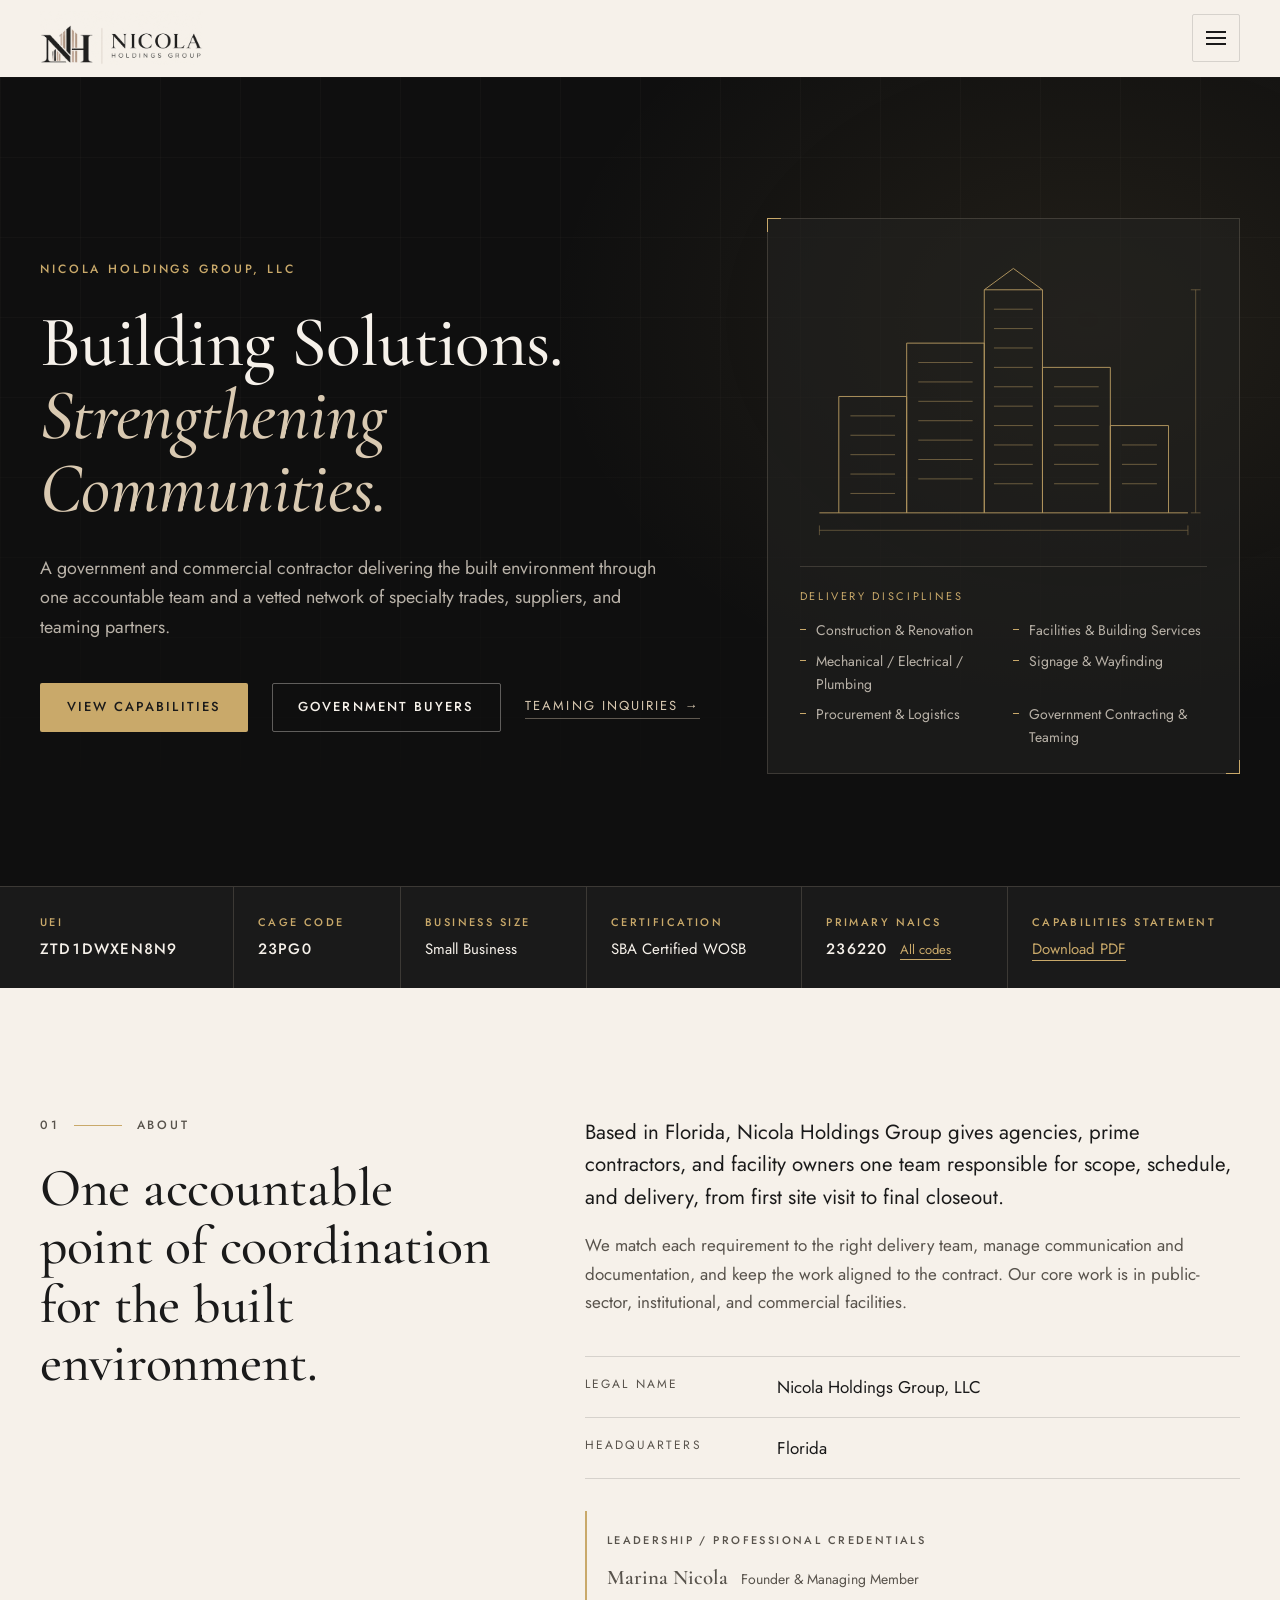
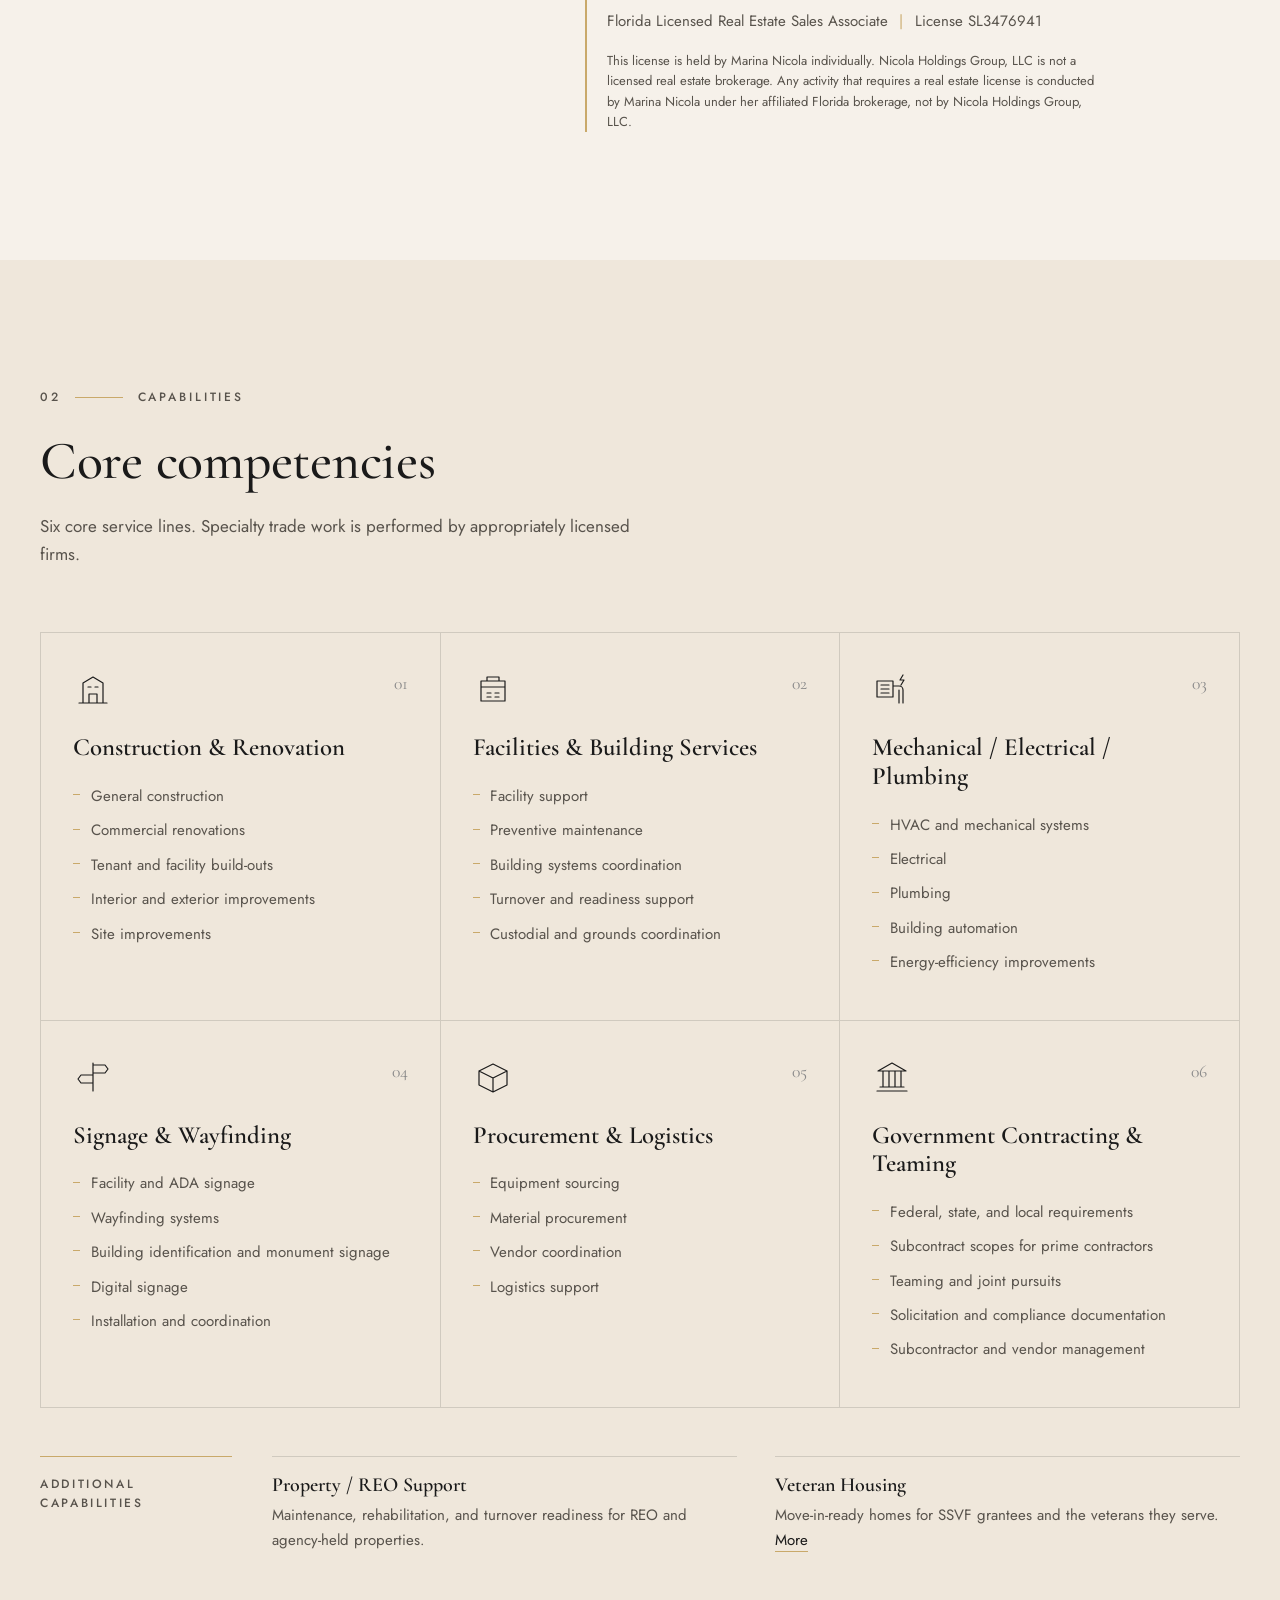
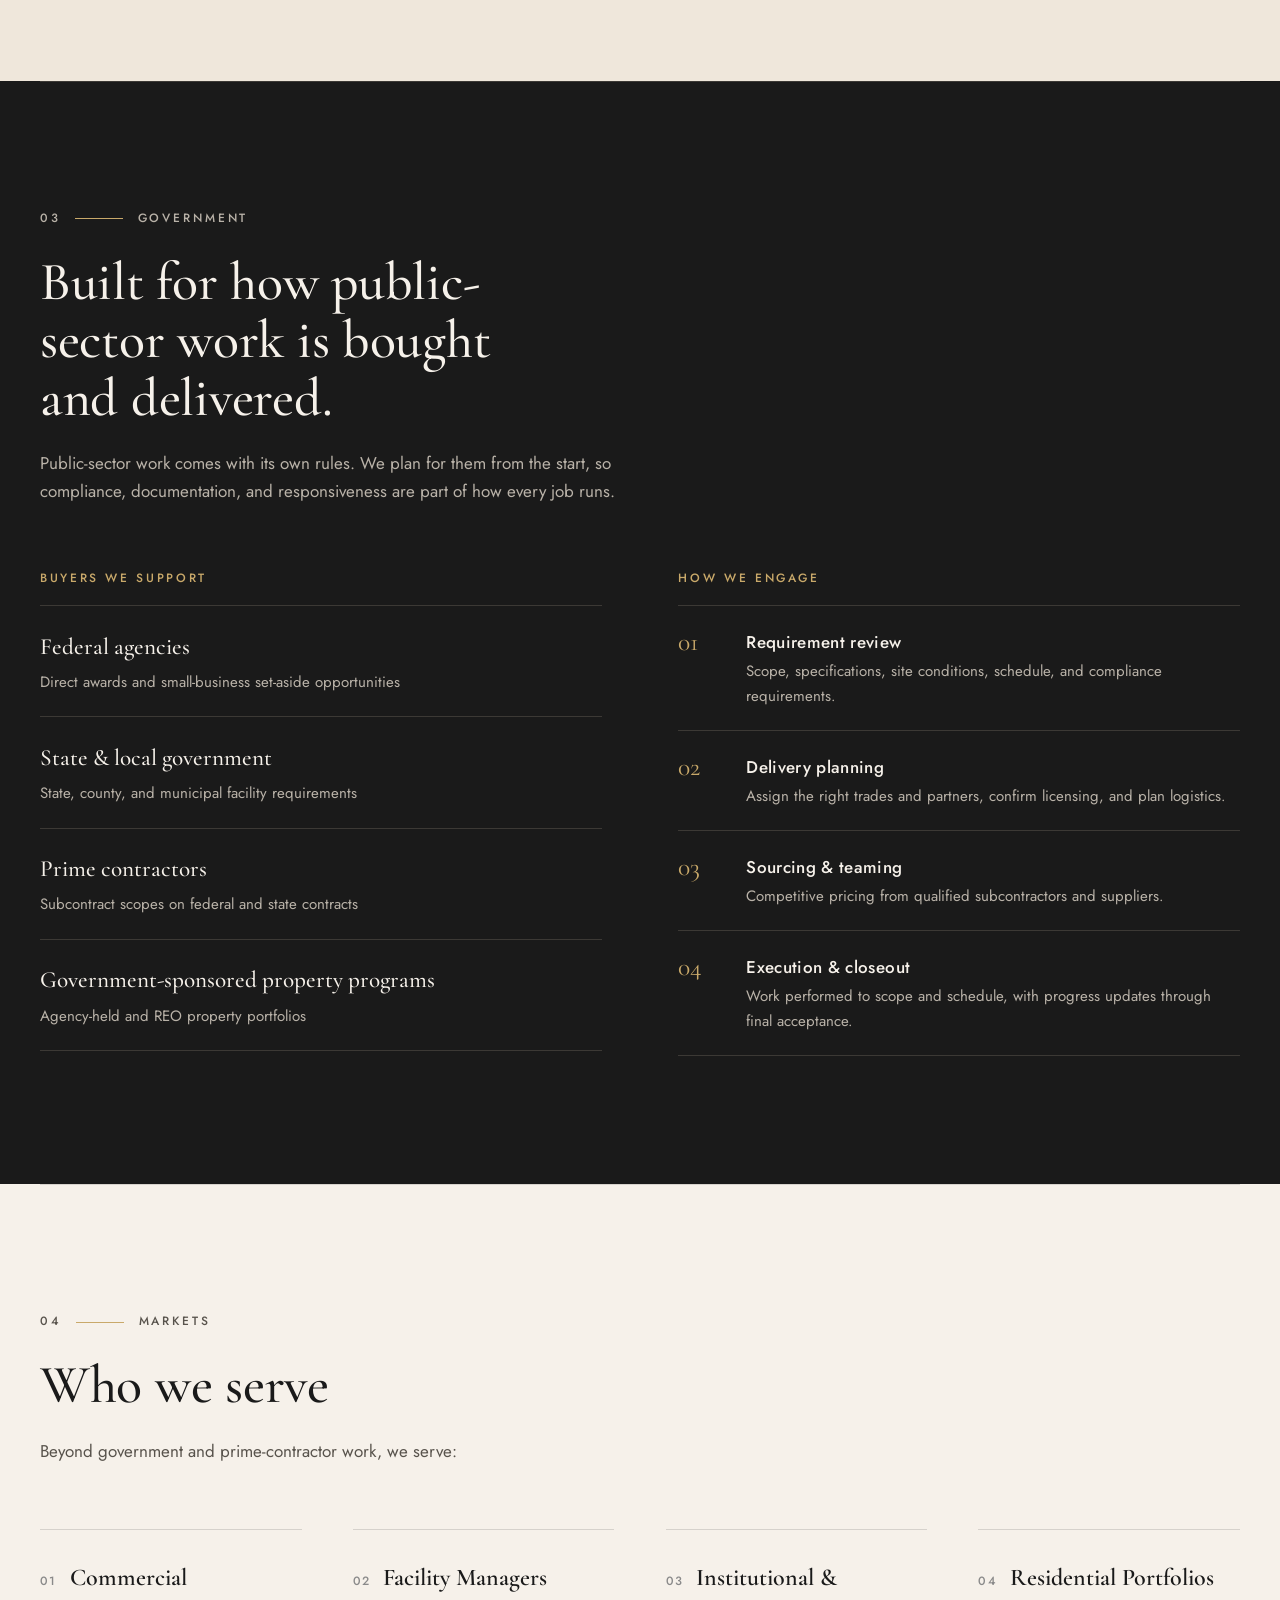
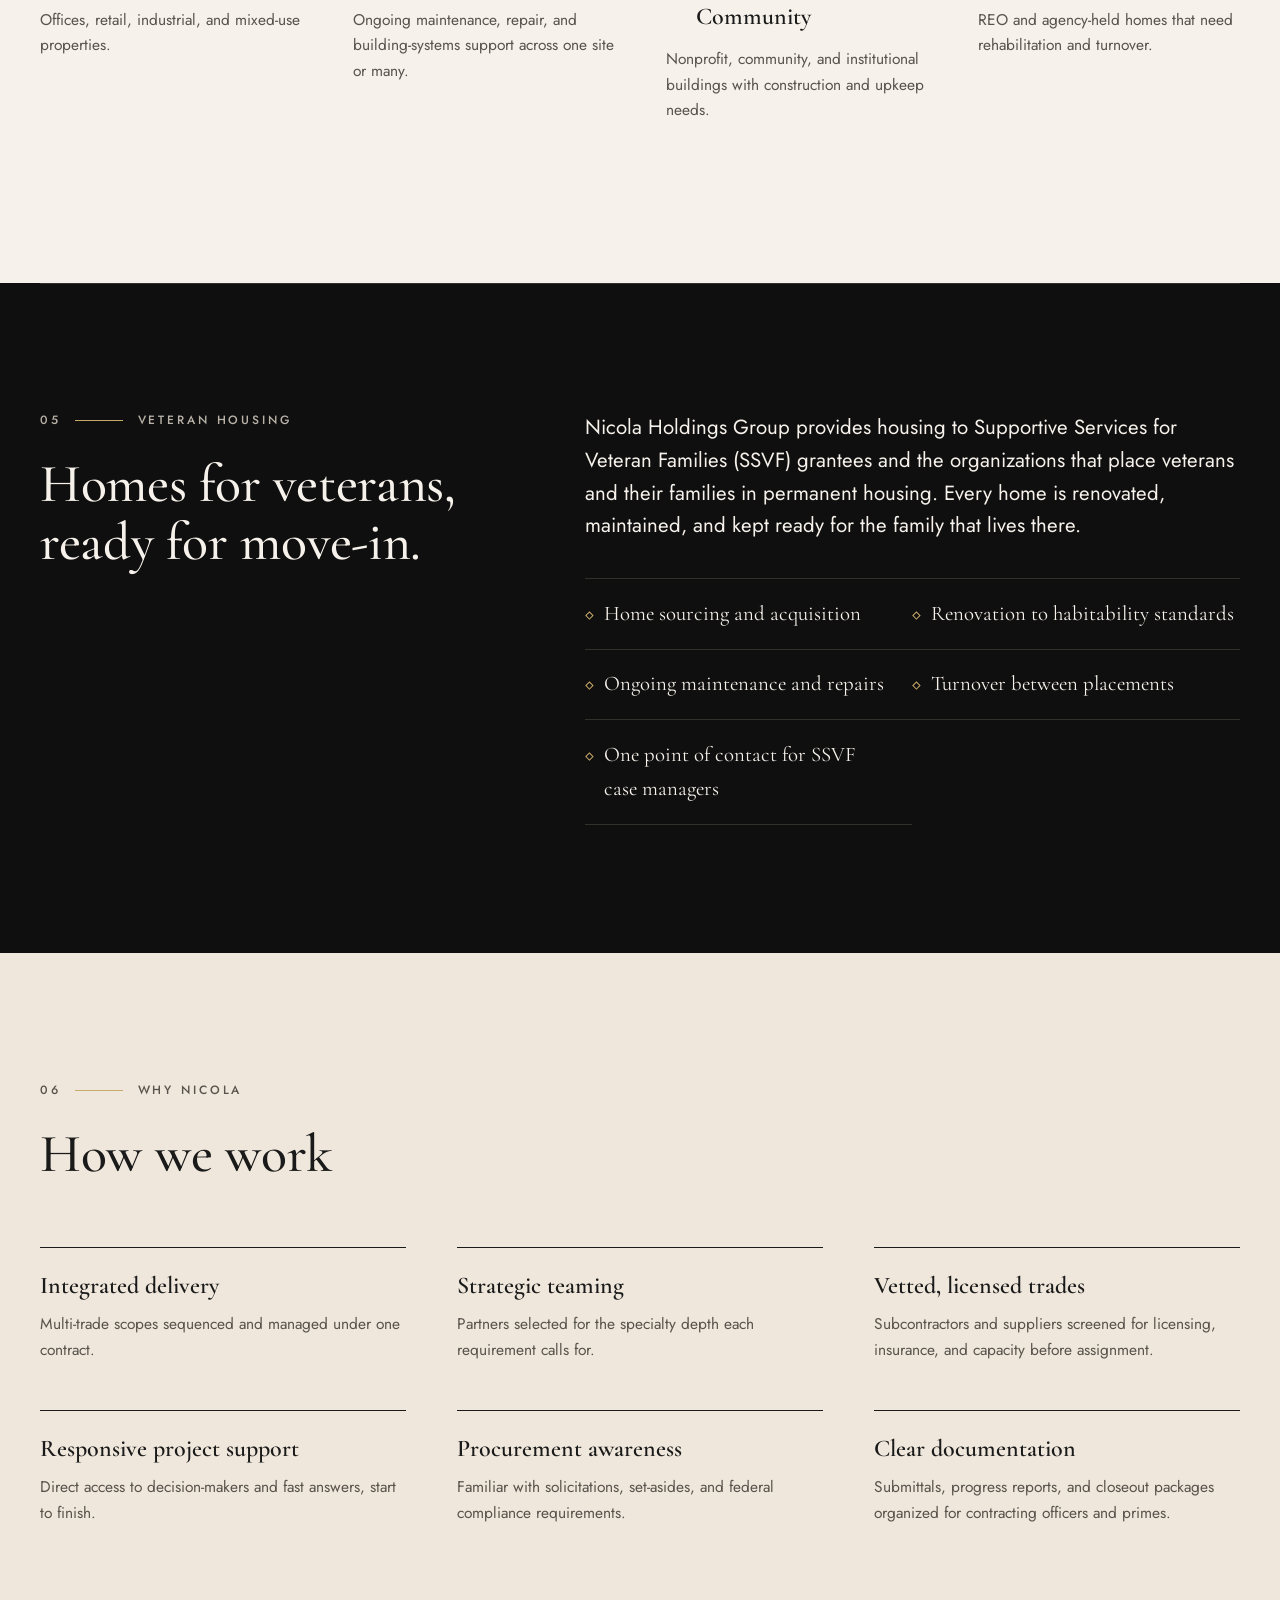
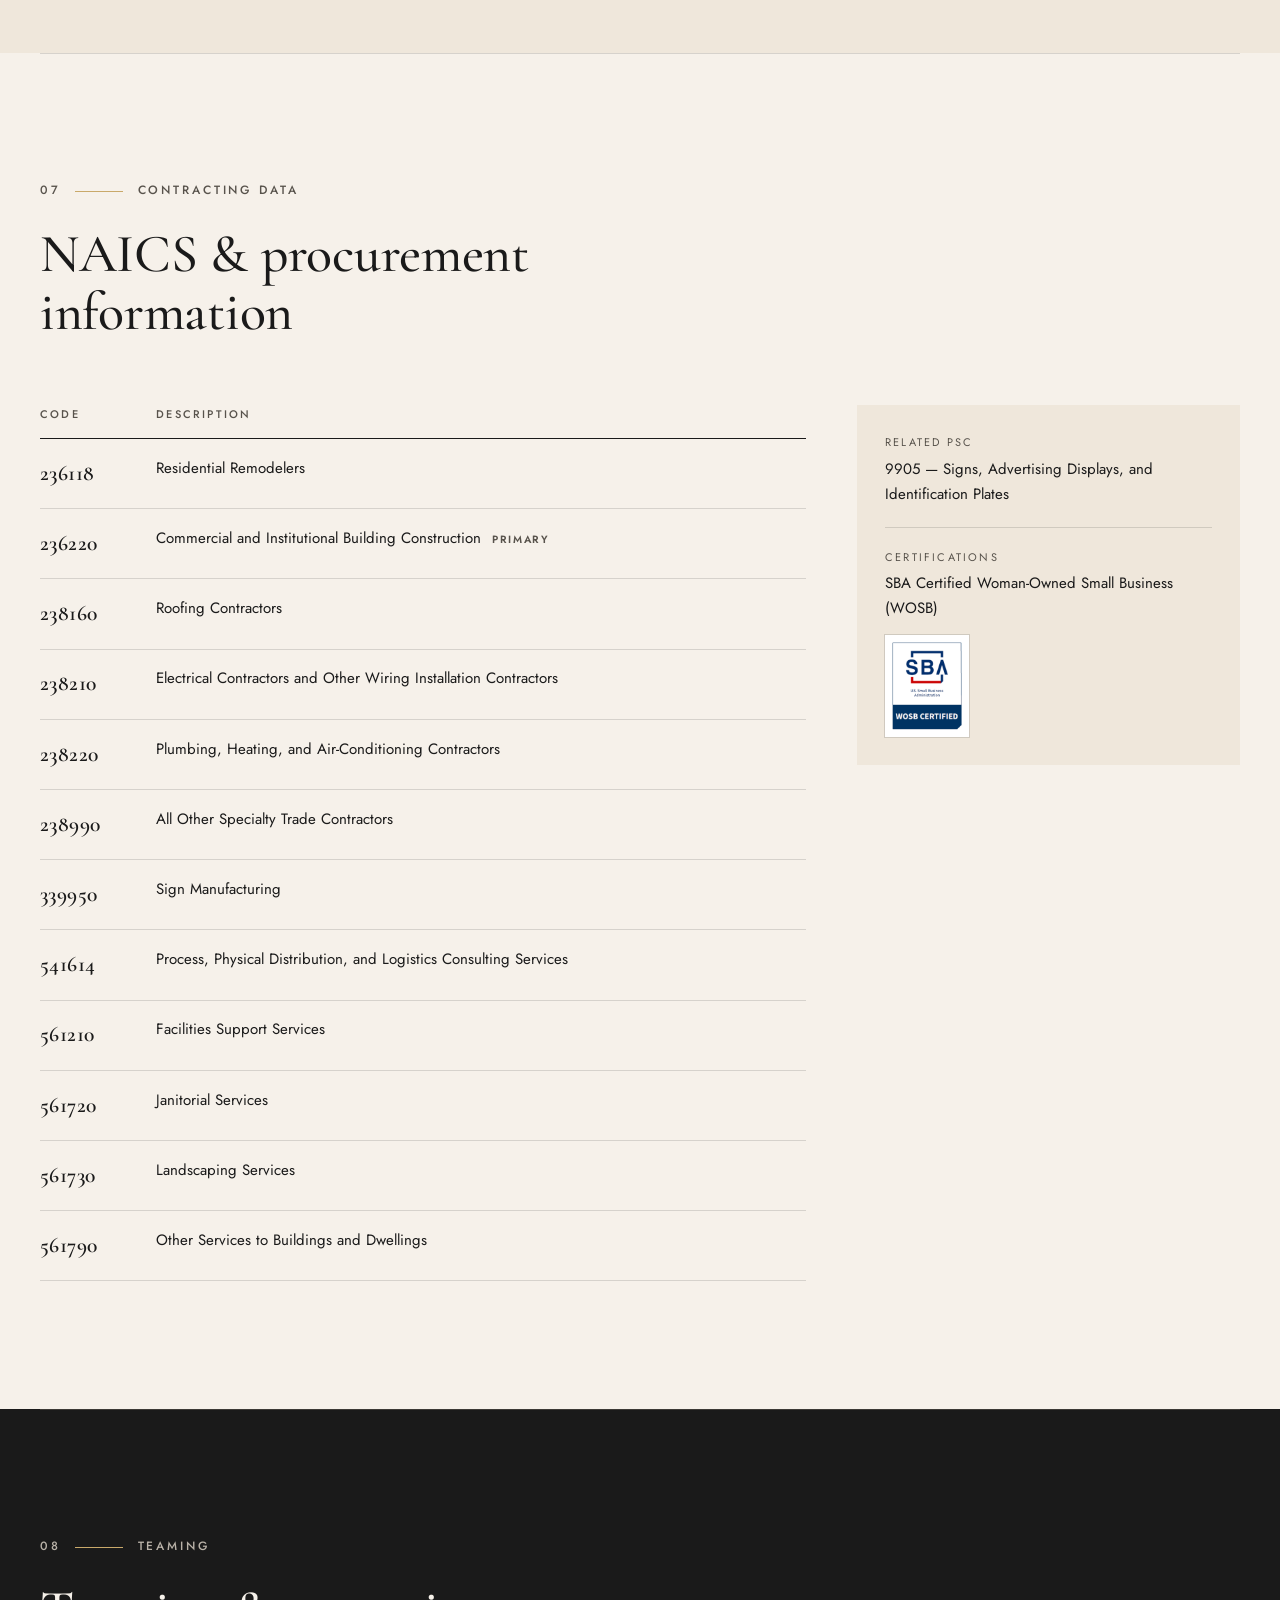
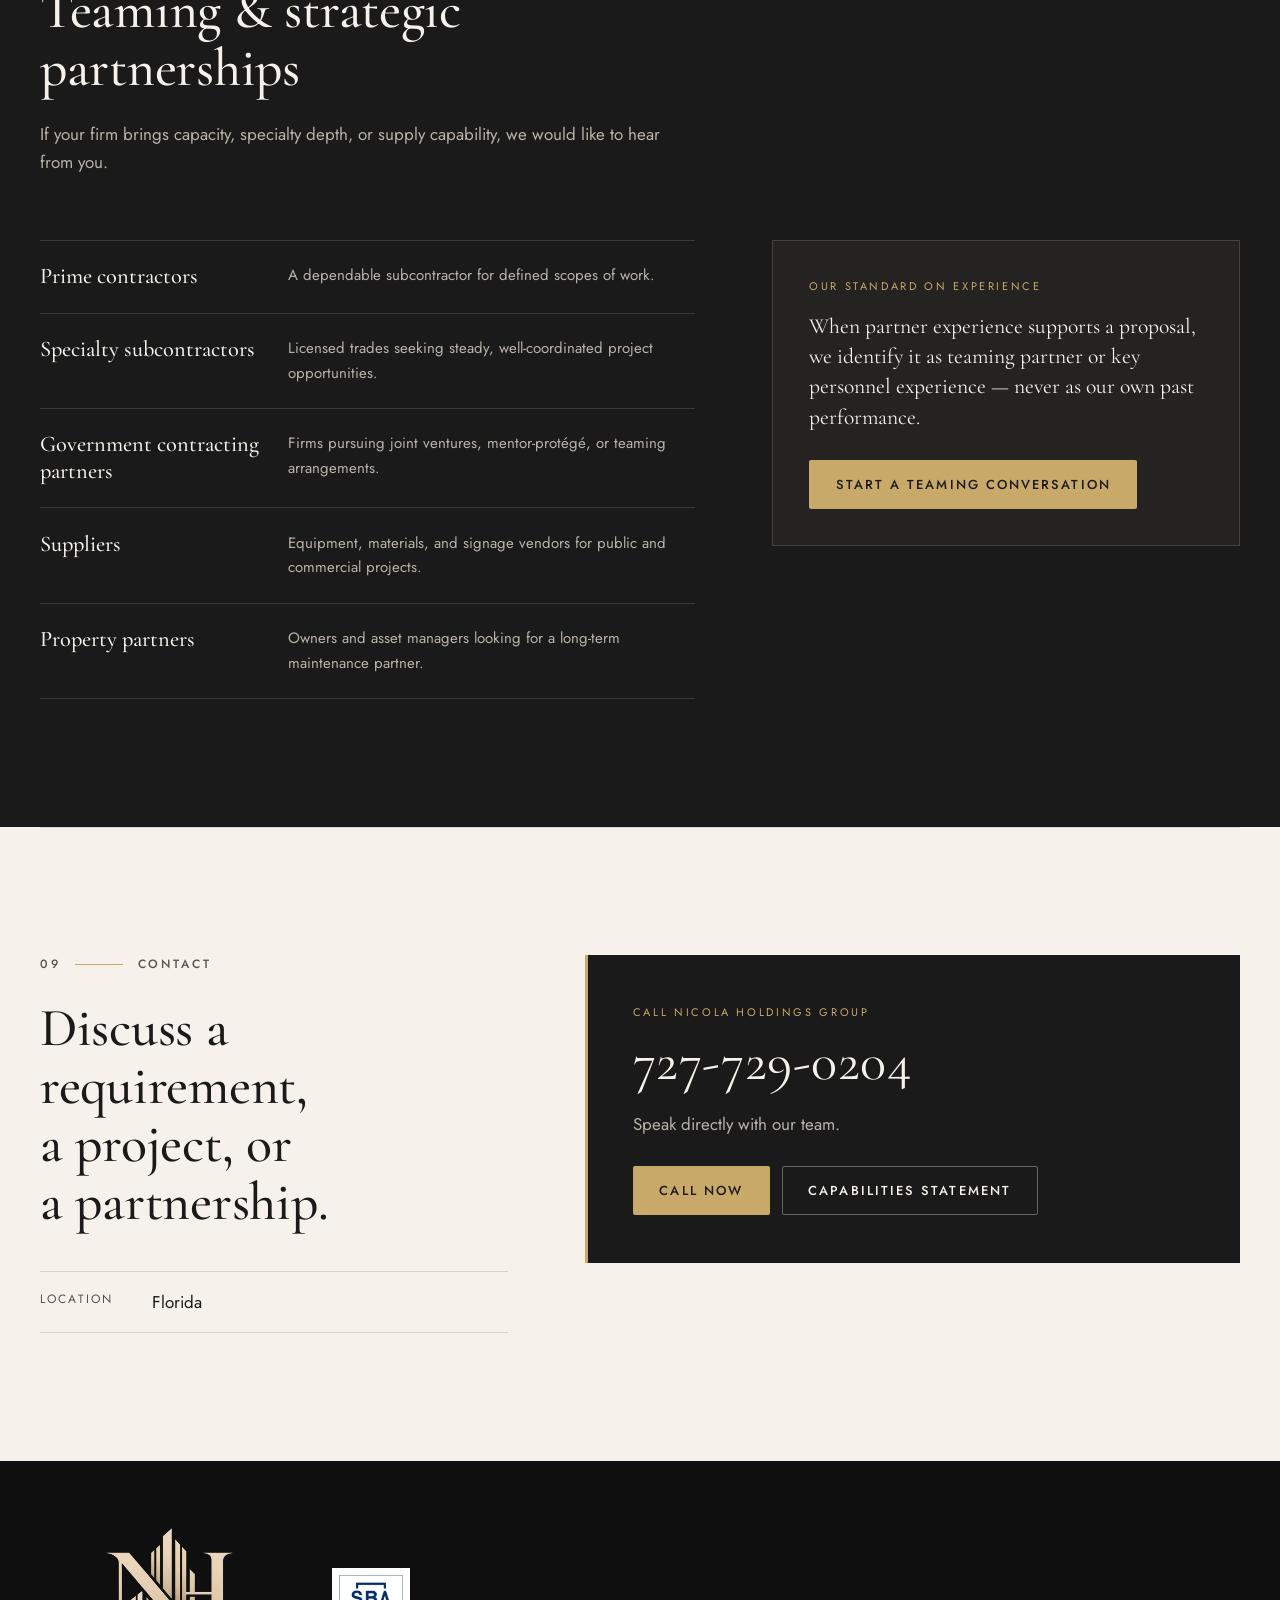
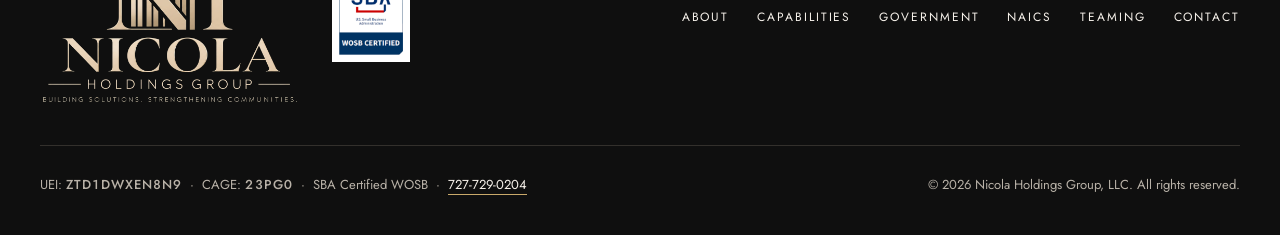
<file: index.html>
<!DOCTYPE html>
<html lang="en" class="cert-final">
<head>
  <meta charset="utf-8">
  <meta name="viewport" content="width=device-width, initial-scale=1">
  <title>Nicola Holdings Group, LLC | Construction, Facilities &amp; Government Contracting</title>
  <meta name="description" content="Nicola Holdings Group, LLC coordinates construction, facility services, MEP, signage, procurement, and property support for government, commercial, and prime-contractor requirements.">
  <meta name="theme-color" content="#1A1A1A">
  <link rel="canonical" href="https://nicolaholdingsgroup.com/">

  <!-- Open Graph / social -->
  <meta property="og:type" content="website">
  <meta property="og:site_name" content="Nicola Holdings Group">
  <meta property="og:title" content="Nicola Holdings Group, LLC">
  <meta property="og:description" content="Building Solutions. Strengthening Communities. Construction, facilities, property, and government contracting support.">
  <meta property="og:url" content="https://nicolaholdingsgroup.com/">
  <meta property="og:image" content="https://nicolaholdingsgroup.com/assets/images/og-image.jpg">
  <meta name="twitter:card" content="summary_large_image">

  <!-- Icons -->
  <link rel="icon" href="favicon.ico" sizes="any">
  <link rel="icon" type="image/png" sizes="32x32" href="assets/images/favicon-32.png">
  <link rel="icon" type="image/png" sizes="16x16" href="assets/images/favicon-16.png">
  <link rel="apple-touch-icon" href="assets/images/apple-touch-icon.png">
  <link rel="manifest" href="site.webmanifest">

  <!-- Fonts: editorial serif for display, clean sans for body/labels -->
  <link rel="preconnect" href="https://fonts.googleapis.com">
  <link rel="preconnect" href="https://fonts.gstatic.com" crossorigin>
  <link href="https://fonts.googleapis.com/css2?family=Cormorant+Garamond:ital,wght@0,500;0,600;1,500&family=Jost:wght@400;500;600&display=swap" rel="stylesheet">

  <link rel="stylesheet" href="assets/css/styles.css">

  <script type="application/ld+json">
  {
    "@context": "https://schema.org",
    "@type": "Organization",
    "name": "Nicola Holdings Group, LLC",
    "url": "https://nicolaholdingsgroup.com/",
    "logo": "https://nicolaholdingsgroup.com/assets/images/brand/nhg-logo-primary.png",
    "slogan": "Building Solutions. Strengthening Communities."
  }
  </script>
</head>
<body>
  <a class="skip-link" href="#main">Skip to main content</a>

  <!-- ============ 1. NAVIGATION ============ -->
  <header class="site-header" data-header>
    <div class="container site-header__inner">
      <a class="brand" href="#top" aria-label="Nicola Holdings Group — back to top">
        <picture>
          <source srcset="assets/images/brand/nhg-logo-horizontal.webp" type="image/webp">
          <img class="brand__logo" src="assets/images/brand/nhg-logo-horizontal.png" alt="Nicola Holdings Group" width="900" height="298">
        </picture>
      </a>

      <button class="nav-toggle" type="button" aria-expanded="false" aria-controls="primary-nav" data-nav-toggle>
        <span class="nav-toggle__bars" aria-hidden="true"></span>
        <span class="visually-hidden">Menu</span>
      </button>

      <nav class="primary-nav" id="primary-nav" aria-label="Primary" data-nav>
        <ul class="primary-nav__list">
          <li><a href="#about">About</a></li>
          <li><a href="#capabilities">Capabilities</a></li>
          <li><a href="#government">Government</a></li>
          <li><a href="#markets">Markets</a></li>
          <li><a href="#veteran-housing">Veteran Housing</a></li>
          <li><a href="#teaming">Teaming</a></li>
          <li><a href="#contact">Contact</a></li>
        </ul>
        <a class="btn btn--dark btn--sm" href="files/capability-statement.pdf" target="_blank" rel="noopener" aria-label="Capabilities Statement (PDF, opens in a new tab)">
          Capabilities Statement <span class="btn__note">PDF</span>
        </a>
      </nav>
    </div>
  </header>

  <main id="main">
    <!-- ============ 2. HERO ============ -->
    <section class="hero" id="top" aria-labelledby="hero-title">
      <div class="hero__grid-lines" aria-hidden="true"></div>
      <div class="container hero__inner">
        <div class="hero__copy">
          <p class="eyebrow eyebrow--light">Nicola Holdings Group, LLC</p>
          <h1 class="hero__title" id="hero-title">
            <span>Building Solutions.</span>
            <span class="hero__title-accent">Strengthening Communities.</span>
          </h1>
          <p class="hero__lede">
            A government and commercial contractor delivering the built environment through one accountable
            team and a vetted network of specialty trades, suppliers, and teaming partners.
          </p>
          <div class="hero__actions">
            <a class="btn btn--gold" href="#capabilities">View Capabilities</a>
            <a class="btn btn--ghost-light" href="#government">Government Buyers</a>
            <a class="hero__textlink" href="#teaming">Teaming inquiries &rarr;</a>
          </div>
        </div>

        <!-- Architectural "drawing sheet" — decorative, communicates disciplines -->
        <figure class="hero__sheet" aria-label="Delivery disciplines">
          <svg class="hero__elevation" viewBox="0 0 420 300" aria-hidden="true" focusable="false">
            <g fill="none" stroke="currentColor" stroke-width="1">
              <path d="M20 270H400" />
              <path d="M40 270V150H110V270M110 270V95H190V270M190 270V40H250V270M250 270V120H320V270M320 270V180H380V270" />
              <path d="M52 170H98M52 190H98M52 210H98M52 230H98M52 250H98" opacity=".55"/>
              <path d="M122 115H178M122 135H178M122 155H178M122 175H178M122 195H178M122 215H178M122 235H178" opacity=".55"/>
              <path d="M200 60H240M200 80H240M200 100H240M200 120H240M200 140H240M200 160H240M200 180H240M200 200H240M200 220H240M200 240H240" opacity=".55"/>
              <path d="M262 140H308M262 160H308M262 180H308M262 200H308M262 220H308M262 240H308" opacity=".55"/>
              <path d="M332 200H368M332 220H368M332 240H368" opacity=".55"/>
              <path d="M190 40L220 18L250 40" />
            </g>
            <g fill="none" stroke="currentColor" stroke-width=".75" opacity=".6">
              <path d="M20 288H400M20 283V293M400 283V293" />
              <path d="M408 40V270M403 40H413M403 270H413" />
            </g>
          </svg>
          <figcaption class="hero__sheet-caption">
            <span class="hero__sheet-label">Delivery Disciplines</span>
            <ul class="hero__disciplines">
              <li>Construction &amp; Renovation</li>
              <li>Facilities &amp; Building Services</li>
              <li>Mechanical / Electrical / Plumbing</li>
              <li>Signage &amp; Wayfinding</li>
              <li>Procurement &amp; Logistics</li>
              <li>Government Contracting &amp; Teaming</li>
            </ul>
          </figcaption>
        </figure>
      </div>
    </section>

    <!-- ============ 3. GOVERNMENT CREDENTIAL BAR ============ -->
    <section class="credentials" aria-labelledby="credentials-title">
      <div class="container">
        <h2 class="visually-hidden" id="credentials-title">Company contracting information</h2>
        <dl class="credentials__list">
          <div class="credentials__item">
            <dt>UEI</dt>
            <dd><span class="data-id">ZTD1DWXEN8N9</span></dd>
          </div>
          <div class="credentials__item">
            <dt>CAGE Code</dt>
            <dd><span class="data-id">23PG0</span></dd>
          </div>
          <div class="credentials__item">
            <dt>Business Size</dt>
            <dd>Small Business</dd>
          </div>
          <div class="credentials__item">
            <dt>Certification</dt>
            <dd>SBA Certified WOSB <span class="cert-preview" data-cert-preview>Preview</span></dd>
          </div>
          <div class="credentials__item">
            <dt>Primary NAICS</dt>
            <dd><span class="data-id">236220</span> <a class="text-link text-link--sm" href="#naics">All codes</a></dd>
          </div>
          <div class="credentials__item credentials__item--cta">
            <dt>Capabilities Statement</dt>
            <dd><a class="text-link" href="files/capability-statement.pdf" target="_blank" rel="noopener" aria-label="Download capabilities statement (PDF, opens in a new tab)">Download PDF</a></dd>
          </div>
        </dl>
      </div>
    </section>

    <!-- ============ 4. ABOUT ============ -->
    <section class="section section--cream" id="about" aria-labelledby="about-title">
      <div class="container split">
        <header class="section-head">
          <p class="section-index">01 <span>About</span></p>
          <h2 class="section-title" id="about-title">One accountable point of coordination for the built environment.</h2>
        </header>
        <div class="prose reveal">
          <p class="lead">
            Based in Florida, Nicola Holdings Group gives agencies, prime contractors, and facility owners
            one team responsible for scope, schedule, and delivery, from first site visit to final closeout.
          </p>
          <p>
            We match each requirement to the right delivery team, manage communication and documentation,
            and keep the work aligned to the contract. Our core work is in public-sector, institutional,
            and commercial facilities.
          </p>
          <dl class="about-facts">
            <div><dt>Legal name</dt><dd>Nicola Holdings Group, LLC</dd></div>
            <div><dt>Headquarters</dt><dd>Florida</dd></div>
          </dl>

          <aside class="leader-cred" aria-labelledby="leader-cred-title">
            <p class="leader-cred__label" id="leader-cred-title">Leadership / Professional Credentials</p>
            <p class="leader-cred__name">Marina Nicola <span>Founder &amp; Managing Member</span></p>
            <p class="leader-cred__item">Florida Licensed Real Estate Sales Associate <span class="leader-cred__sep" aria-hidden="true">|</span> License SL3476941</p>
            <p class="leader-cred__note">
              This license is held by Marina Nicola individually. Nicola Holdings Group, LLC is not a licensed
              real estate brokerage. Any activity that requires a real estate license is conducted by
              Marina Nicola under her affiliated Florida brokerage, not by Nicola Holdings Group, LLC.
            </p>
          </aside>
        </div>
      </div>
    </section>

    <!-- ============ 5. CORE COMPETENCIES ============ -->
    <section class="section section--paper" id="capabilities" aria-labelledby="capabilities-title">
      <div class="container">
        <header class="section-head section-head--wide">
          <p class="section-index">02 <span>Capabilities</span></p>
          <h2 class="section-title" id="capabilities-title">Core competencies</h2>
          <p class="section-intro">
            Six core service lines. Specialty trade work is performed by appropriately licensed firms.
          </p>
        </header>

        <div class="cap-grid">
          <article class="cap reveal">
            <svg class="cap__icon" viewBox="0 0 40 40" aria-hidden="true"><path d="M6 34h28M10 34V14l10-6 10 6v20M16 34v-9h8v9M15 18h3M22 18h3" /></svg>
            <p class="cap__num">01</p>
            <h3 class="cap__title">Construction &amp; Renovation</h3>
            <ul class="cap__list">
              <li>General construction</li>
              <li>Commercial renovations</li>
              <li>Tenant and facility build-outs</li>
              <li>Interior and exterior improvements</li>
              <li>Site improvements</li>
            </ul>
          </article>

          <article class="cap reveal">
            <svg class="cap__icon" viewBox="0 0 40 40" aria-hidden="true"><path d="M8 32h24V12H8zM8 18h24M14 12V8h12v4M14 24h4M22 24h4M14 28h4M22 28h4" /></svg>
            <p class="cap__num">02</p>
            <h3 class="cap__title">Facilities &amp; Building Services</h3>
            <ul class="cap__list">
              <li>Facility support</li>
              <li>Preventive maintenance</li>
              <li>Building systems coordination</li>
              <li>Turnover and readiness support</li>
              <li>Custodial and grounds coordination</li>
            </ul>
          </article>

          <article class="cap reveal">
            <svg class="cap__icon" viewBox="0 0 40 40" aria-hidden="true"><path d="M5 12h16v16H5zM9 16h8M9 20h8M9 24h8M21 17h6a4 4 0 0 1 4 4v13M27 21v13M31 6l-3 5h4l-3 5" /></svg>
            <p class="cap__num">03</p>
            <h3 class="cap__title">Mechanical / Electrical / Plumbing</h3>
            <ul class="cap__list">
              <li>HVAC and mechanical systems</li>
              <li>Electrical</li>
              <li>Plumbing</li>
              <li>Building automation</li>
              <li>Energy-efficiency improvements</li>
            </ul>
          </article>

          <article class="cap reveal">
            <svg class="cap__icon" viewBox="0 0 40 40" aria-hidden="true"><path d="M20 34V6M20 8h12l3 4-3 4H20M20 18H8l-3 4 3 4h12" /></svg>
            <p class="cap__num">04</p>
            <h3 class="cap__title">Signage &amp; Wayfinding</h3>
            <ul class="cap__list">
              <li>Facility and ADA signage</li>
              <li>Wayfinding systems</li>
              <li>Building identification and monument signage</li>
              <li>Digital signage</li>
              <li>Installation and coordination</li>
            </ul>
          </article>

          <article class="cap reveal">
            <svg class="cap__icon" viewBox="0 0 40 40" aria-hidden="true"><path d="M6 14l14-7 14 7v14l-14 7-14-7zM6 14l14 7 14-7M20 21v14" /></svg>
            <p class="cap__num">05</p>
            <h3 class="cap__title">Procurement &amp; Logistics</h3>
            <ul class="cap__list">
              <li>Equipment sourcing</li>
              <li>Material procurement</li>
              <li>Vendor coordination</li>
              <li>Logistics support</li>
            </ul>
          </article>

          <article class="cap reveal">
            <svg class="cap__icon" viewBox="0 0 40 40" aria-hidden="true"><path d="M5 34h30M8 30h24M20 6l14 8H6zM9 14h22M11 14v16M17 14v16M23 14v16M29 14v16" /></svg>
            <p class="cap__num">06</p>
            <h3 class="cap__title">Government Contracting &amp; Teaming</h3>
            <ul class="cap__list">
              <li>Federal, state, and local requirements</li>
              <li>Subcontract scopes for prime contractors</li>
              <li>Teaming and joint pursuits</li>
              <li>Solicitation and compliance documentation</li>
              <li>Subcontractor and vendor management</li>
            </ul>
          </article>
        </div>

        <div class="cap-secondary">
          <p class="cap-secondary__label">Additional capabilities</p>
          <div class="cap-secondary__grid">
            <article class="cap-sm reveal">
              <h3 class="cap-sm__title">Property / REO Support</h3>
              <p class="cap-sm__text">
                Maintenance, rehabilitation, and turnover readiness for REO and agency-held properties.
              </p>
            </article>
            <article class="cap-sm reveal">
              <h3 class="cap-sm__title">Veteran Housing</h3>
              <p class="cap-sm__text">
                Move-in-ready homes for SSVF grantees and the veterans they serve. <a class="cap-sm__link" href="#veteran-housing">More</a>
              </p>
            </article>
          </div>
        </div>
        </div>
      </div>
    </section>

    <!-- ============ 6. GOVERNMENT CONTRACTING ============ -->
    <section class="section section--dark" id="government" aria-labelledby="government-title">
      <div class="container">
        <header class="section-head section-head--wide">
          <p class="section-index section-index--light">03 <span>Government</span></p>
          <h2 class="section-title" id="government-title">Built for how public-sector work is bought and delivered.</h2>
          <p class="section-intro">
            Public-sector work comes with its own rules. We plan for them from the start, so compliance,
            documentation, and responsiveness are part of how every job runs.
          </p>
        </header>

        <div class="gov">
          <div class="gov__col reveal">
            <h3 class="gov__heading">Buyers we support</h3>
            <ul class="gov__buyers">
              <li><strong>Federal agencies</strong><span>Direct awards and small-business set-aside opportunities</span></li>
              <li><strong>State &amp; local government</strong><span>State, county, and municipal facility requirements</span></li>
              <li><strong>Prime contractors</strong><span>Subcontract scopes on federal and state contracts</span></li>
              <li><strong>Government-sponsored property programs</strong><span>Agency-held and REO property portfolios</span></li>
            </ul>
          </div>

          <div class="gov__col reveal">
            <h3 class="gov__heading">How we engage</h3>
            <ol class="process">
              <li>
                <span class="process__step">01</span>
                <div><strong>Requirement review</strong><p>Scope, specifications, site conditions, schedule, and compliance requirements.</p></div>
              </li>
              <li>
                <span class="process__step">02</span>
                <div><strong>Delivery planning</strong><p>Assign the right trades and partners, confirm licensing, and plan logistics.</p></div>
              </li>
              <li>
                <span class="process__step">03</span>
                <div><strong>Sourcing &amp; teaming</strong><p>Competitive pricing from qualified subcontractors and suppliers.</p></div>
              </li>
              <li>
                <span class="process__step">04</span>
                <div><strong>Execution &amp; closeout</strong><p>Work performed to scope and schedule, with progress updates through final acceptance.</p></div>
              </li>
            </ol>
          </div>
        </div>
      </div>
    </section>

    <!-- ============ 7. MARKETS ============ -->
    <section class="section section--cream" id="markets" aria-labelledby="markets-title">
      <div class="container">
        <header class="section-head section-head--wide">
          <p class="section-index">04 <span>Markets</span></p>
          <h2 class="section-title" id="markets-title">Who we serve</h2>
          <p class="section-intro">Beyond government and prime-contractor work, we serve:</p>
        </header>
        <ol class="markets markets--four">
          <li class="market reveal">
            <h3>Commercial</h3>
            <p>Offices, retail, industrial, and mixed-use properties.</p>
          </li>
          <li class="market reveal">
            <h3>Facility Managers</h3>
            <p>Ongoing maintenance, repair, and building-systems support across one site or many.</p>
          </li>
          <li class="market reveal">
            <h3>Institutional &amp; Community</h3>
            <p>Nonprofit, community, and institutional buildings with construction and upkeep needs.</p>
          </li>
          <li class="market reveal">
            <h3>Residential Portfolios</h3>
            <p>REO and agency-held homes that need rehabilitation and turnover.</p>
          </li>
        </ol>
      </div>
    </section>

    <!-- ============ 8. VETERAN HOUSING ============ -->
    <section class="section section--charcoal-band" id="veteran-housing" aria-labelledby="veteran-title">
      <div class="container split split--reverse">
        <header class="section-head">
          <p class="section-index section-index--light">05 <span>Veteran Housing</span></p>
          <h2 class="section-title" id="veteran-title">Homes for veterans, ready for move-in.</h2>
        </header>
        <div class="reveal">
          <p class="lead lead--light">
            Nicola Holdings Group provides housing to Supportive Services for Veteran Families (SSVF)
            grantees and the organizations that place veterans and their families in permanent housing.
            Every home is renovated, maintained, and kept ready for the family that lives there.
          </p>
          <ul class="vet-list">
            <li><span>Home sourcing and acquisition</span></li>
            <li><span>Renovation to habitability standards</span></li>
            <li><span>Ongoing maintenance and repairs</span></li>
            <li><span>Turnover between placements</span></li>
            <li><span>One point of contact for SSVF case managers</span></li>
          </ul>
        </div>
      </div>
    </section>

    <!-- ============ 9. DIFFERENTIATORS ============ -->
    <section class="section section--paper" id="differentiators" aria-labelledby="diff-title">
      <div class="container">
        <header class="section-head section-head--wide">
          <p class="section-index">06 <span>Why Nicola</span></p>
          <h2 class="section-title" id="diff-title">How we work</h2>
        </header>
        <div class="diff-grid">
          <article class="diff reveal">
            <h3>Integrated delivery</h3>
            <p>Multi-trade scopes sequenced and managed under one contract.</p>
          </article>
          <article class="diff reveal">
            <h3>Strategic teaming</h3>
            <p>Partners selected for the specialty depth each requirement calls for.</p>
          </article>
          <article class="diff reveal">
            <h3>Vetted, licensed trades</h3>
            <p>Subcontractors and suppliers screened for licensing, insurance, and capacity before assignment.</p>
          </article>
          <article class="diff reveal">
            <h3>Responsive project support</h3>
            <p>Direct access to decision-makers and fast answers, start to finish.</p>
          </article>
          <article class="diff reveal">
            <h3>Procurement awareness</h3>
            <p>Familiar with solicitations, set-asides, and federal compliance requirements.</p>
          </article>
          <article class="diff reveal">
            <h3>Clear documentation</h3>
            <p>Submittals, progress reports, and closeout packages organized for contracting officers and primes.</p>
          </article>
        </div>
      </div>
    </section>

    <!-- ============ 10. NAICS / PROCUREMENT DATA ============ -->
    <section class="section section--cream" id="naics" aria-labelledby="naics-title">
      <div class="container">
        <header class="section-head section-head--wide">
          <p class="section-index">07 <span>Contracting Data</span></p>
          <h2 class="section-title" id="naics-title">NAICS &amp; procurement information</h2>
        </header>

        <div class="naics reveal">
          <table class="naics__table">
            <caption class="visually-hidden">NAICS codes</caption>
            <thead>
              <tr><th scope="col">Code</th><th scope="col">Description</th></tr>
            </thead>
            <tbody>
              <tr><td class="naics__code">236118</td><td>Residential Remodelers</td></tr>
              <tr><td class="naics__code">236220</td><td>Commercial and Institutional Building Construction <span class="naics__primary">Primary</span></td></tr>
              <tr><td class="naics__code">238160</td><td>Roofing Contractors</td></tr>
              <tr><td class="naics__code">238210</td><td>Electrical Contractors and Other Wiring Installation Contractors</td></tr>
              <tr><td class="naics__code">238220</td><td>Plumbing, Heating, and Air-Conditioning Contractors</td></tr>
              <tr><td class="naics__code">238990</td><td>All Other Specialty Trade Contractors</td></tr>
              <tr><td class="naics__code">339950</td><td>Sign Manufacturing</td></tr>
              <tr><td class="naics__code">541614</td><td>Process, Physical Distribution, and Logistics Consulting Services</td></tr>
              <tr><td class="naics__code">561210</td><td>Facilities Support Services</td></tr>
              <tr><td class="naics__code">561720</td><td>Janitorial Services</td></tr>
              <tr><td class="naics__code">561730</td><td>Landscaping Services</td></tr>
              <tr><td class="naics__code">561790</td><td>Other Services to Buildings and Dwellings</td></tr>
            </tbody>
          </table>

          <dl class="naics__meta">
            <div><dt>Related PSC</dt><dd>9905 — Signs, Advertising Displays, and Identification Plates</dd></div>
            <div><dt>Certifications</dt><dd>SBA Certified Woman-Owned Small Business (WOSB) <span class="cert-preview" data-cert-preview>Preview</span><img class="wosb-badge wosb-badge--panel" src="assets/images/certifications/sba-wosb-certified.png" alt="U.S. Small Business Administration — WOSB Certified" width="248" height="300" loading="lazy" decoding="async"></dd></div>
          </dl>
        </div>
      </div>
    </section>

    <!-- ============ 11. TEAMING ============ -->
    <section class="section section--dark" id="teaming" aria-labelledby="teaming-title">
      <div class="container">
        <header class="section-head section-head--wide">
          <p class="section-index section-index--light">08 <span>Teaming</span></p>
          <h2 class="section-title" id="teaming-title">Teaming &amp; strategic partnerships</h2>
          <p class="section-intro">
            If your firm brings capacity, specialty depth, or supply capability, we would like to hear
            from you.
          </p>
        </header>

        <div class="teaming">
          <ul class="teaming__list">
            <li class="reveal"><h3>Prime contractors</h3><p>A dependable subcontractor for defined scopes of work.</p></li>
            <li class="reveal"><h3>Specialty subcontractors</h3><p>Licensed trades seeking steady, well-coordinated project opportunities.</p></li>
            <li class="reveal"><h3>Government contracting partners</h3><p>Firms pursuing joint ventures, mentor-protégé, or teaming arrangements.</p></li>
            <li class="reveal"><h3>Suppliers</h3><p>Equipment, materials, and signage vendors for public and commercial projects.</p></li>
            <li class="reveal"><h3>Property partners</h3><p>Owners and asset managers looking for a long-term maintenance partner.</p></li>
          </ul>

          <aside class="teaming__note reveal">
            <p class="teaming__note-label">Our standard on experience</p>
            <p>
              When partner experience supports a proposal, we identify it as teaming partner or key
              personnel experience — never as our own past performance.
            </p>
            <a class="btn btn--gold" href="#contact">Start a Teaming Conversation</a>
          </aside>
        </div>
      </div>
    </section>

    <!-- ============ 12. CONTACT ============ -->
    <section class="section section--cream contact" id="contact" aria-labelledby="contact-title">
      <div class="container split">
        <header class="section-head">
          <p class="section-index">09 <span>Contact</span></p>
          <h2 class="section-title" id="contact-title">Discuss a requirement, a project, or a partnership.</h2>
          <dl class="contact__details">
            <div><dt>Location</dt><dd>Florida</dd></div>
          </dl>
        </header>

        <!--
          Static form (no backend). On submit, main.js opens the visitor's email app addressed to
          CONTACT_EMAIL in main.js. Until that address is set, the form shows a notice instead.
        -->
        <!-- Primary contact: phone. Shown until a business email is configured. -->
        <div class="contact-call reveal" data-contact-call>
          <p class="contact-call__label">Call Nicola Holdings Group</p>
          <a class="contact-call__number" href="tel:+17277290204">727-729-0204</a>
          <p class="contact-call__text">
            Speak directly with our team.
          </p>
          <div class="contact-call__actions">
            <a class="btn btn--gold" href="tel:+17277290204">Call Now</a>
            <a class="btn btn--ghost-light" href="files/capability-statement.pdf" target="_blank" rel="noopener">Capabilities Statement</a>
          </div>
        </div>

        <!-- Email inquiry form: stays hidden until CONTACT_EMAIL is set in main.js -->
        <form class="contact-form reveal" data-contact-form novalidate hidden>
          <div class="field">
            <label for="cf-name">Name</label>
            <input id="cf-name" name="name" type="text" autocomplete="name" required>
          </div>
          <div class="field">
            <label for="cf-org">Organization</label>
            <input id="cf-org" name="organization" type="text" autocomplete="organization">
          </div>
          <div class="field">
            <label for="cf-email">Email</label>
            <input id="cf-email" name="email" type="email" autocomplete="email" required>
          </div>
          <div class="field">
            <label for="cf-type">Inquiry type</label>
            <select id="cf-type" name="type">
              <option>Government requirement</option>
              <option>Commercial project</option>
              <option>Teaming / subcontracting</option>
              <option>Supplier / vendor</option>
              <option>Property / REO support</option>
              <option>Veteran housing</option>
              <option>Other</option>
            </select>
          </div>
          <div class="field field--full">
            <label for="cf-msg">How can we help?</label>
            <textarea id="cf-msg" name="message" rows="5" required></textarea>
          </div>
          <div class="field--full contact-form__footer">
            <button class="btn btn--dark" type="submit">Send Inquiry</button>
            <p class="form-status" role="status" aria-live="polite" data-form-status></p>
          </div>
        </form>
      </div>
    </section>
  </main>

  <!-- ============ 13. FOOTER ============ -->
  <footer class="site-footer">
    <div class="container site-footer__inner">
      <div class="site-footer__brand">
        <picture>
          <source srcset="assets/images/brand/nhg-logo-primary.webp" type="image/webp">
          <img src="assets/images/brand/nhg-logo-primary.png" alt="Nicola Holdings Group — Building Solutions. Strengthening Communities." width="1000" height="692" loading="lazy" decoding="async">
        </picture>
        <!-- SBA WOSB badge: shown only when SITE.WOSB_CERTIFIED is true (or ?preview=final) -->
        <img class="wosb-badge wosb-badge--footer" src="assets/images/certifications/sba-wosb-certified.png" alt="U.S. Small Business Administration — WOSB Certified" width="248" height="300" loading="lazy" decoding="async">
      </div>
      <nav class="site-footer__nav" aria-label="Footer">
        <ul>
          <li><a href="#about">About</a></li>
          <li><a href="#capabilities">Capabilities</a></li>
          <li><a href="#government">Government</a></li>
          <li><a href="#naics">NAICS</a></li>
          <li><a href="#teaming">Teaming</a></li>
          <li><a href="#contact">Contact</a></li>
        </ul>
      </nav>
      <div class="site-footer__meta">
        <p>UEI: <span class="data-id">ZTD1DWXEN8N9</span> &nbsp;·&nbsp; CAGE: <span class="data-id">23PG0</span> &nbsp;·&nbsp; SBA Certified WOSB <span class="cert-preview" data-cert-preview>Preview</span> &nbsp;·&nbsp; <a class="contact__link contact__link--dark" href="tel:+17277290204">727-729-0204</a></p>
        <p>&copy; <span data-year>2026</span> Nicola Holdings Group, LLC. All rights reserved.</p>
      </div>
    </div>
  </footer>

  <script src="assets/js/main.js" defer></script>
</body>
</html>
</file>
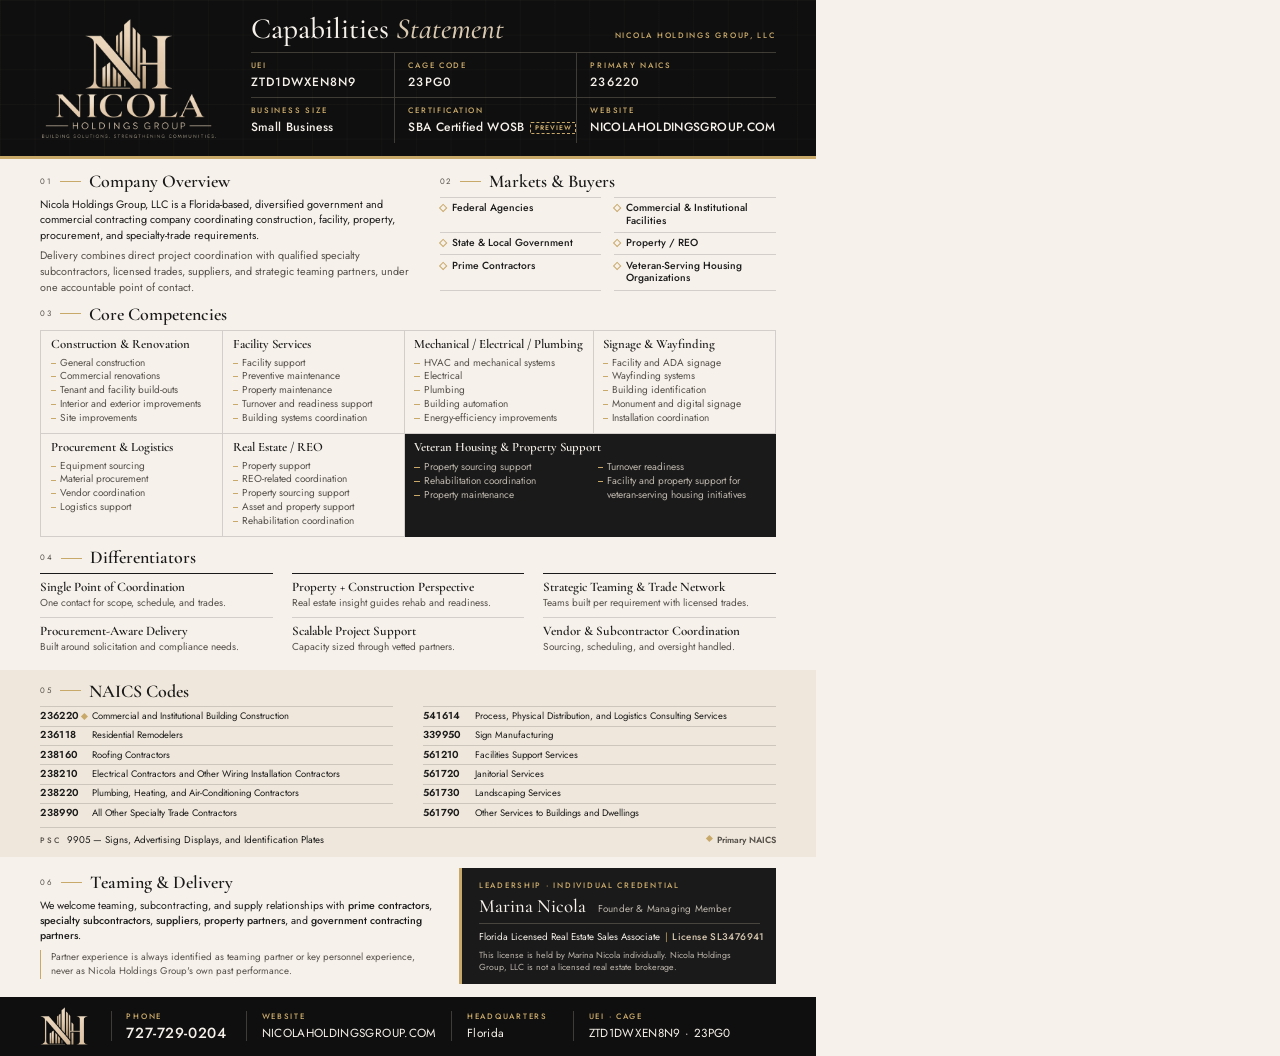
<file: source/capability-statement/capability-statement.html>
<!DOCTYPE html>
<!--
  Nicola Holdings Group — Capabilities Statement (editable source)
  Rendered to files/capability-statement.pdf by build.py in this folder.
  WOSB: the "Preview" tag mirrors the website. Build with --final (adds class
  "cert-final" to <html>) only after SBA has awarded WOSB certification.
-->
<html lang="en">
<head>
<meta charset="utf-8">
<meta name="robots" content="noindex">
<title>Nicola Holdings Group, LLC — Capabilities Statement</title>
<style>
  @font-face { font-family: "Cormorant Garamond"; font-weight: 500; font-style: normal; src: url(fonts/cormorant-garamond-latin-500-normal.woff2) format("woff2"); }
  @font-face { font-family: "Cormorant Garamond"; font-weight: 600; font-style: normal; src: url(fonts/cormorant-garamond-latin-600-normal.woff2) format("woff2"); }
  @font-face { font-family: "Cormorant Garamond"; font-weight: 500; font-style: italic; src: url(fonts/cormorant-garamond-latin-500-italic.woff2) format("woff2"); }
  @font-face { font-family: "Jost"; font-weight: 400; src: url(fonts/jost-latin-400-normal.woff2) format("woff2"); }
  @font-face { font-family: "Jost"; font-weight: 500; src: url(fonts/jost-latin-500-normal.woff2) format("woff2"); }
  @font-face { font-family: "Jost"; font-weight: 600; src: url(fonts/jost-latin-600-normal.woff2) format("woff2"); }

  :root {
    --charcoal: #1A1A1A; --beige: #D9C9B1; --cream: #F6F1EA; --gold: #C9A96A; --stone: #8A8A8A;
    --black: #0F0F0F; --paper: #EFE7DB; --ink-muted: #55504A; --on-dark-muted: #BDB6AC;
    --rule: rgba(26,26,26,.16); --rule-dark: rgba(217,201,177,.24);
    --serif: "Cormorant Garamond", Georgia, serif;
    --sans: "Jost", "Helvetica Neue", Arial, sans-serif;
    --px: .42in; /* page side margin */
  }
  @page { size: 8.5in 11in; margin: 0; }
  * { box-sizing: border-box; margin: 0; padding: 0; }
  html, body { width: 8.5in; height: 11in; }
  body {
    font-family: var(--sans); font-size: 7.9pt; line-height: 1.4; color: var(--charcoal);
    background: var(--cream); -webkit-print-color-adjust: exact; print-color-adjust: exact;
    font-variant-numeric: lining-nums;
  }
  ul { list-style: none; }
  .page { width: 8.5in; height: 11in; display: flex; flex-direction: column; overflow: hidden; }

  .label { font-size: 5.9pt; font-weight: 500; letter-spacing: .22em; text-transform: uppercase; }
  .sec-head { display: flex; align-items: center; gap: 6pt; margin-bottom: 5pt; }
  .sec-head .num { font-size: 5.9pt; letter-spacing: .18em; color: var(--ink-muted); }
  .sec-head .line { width: 16pt; height: .6pt; background: var(--gold); }
  .sec-head h2 { font-family: var(--serif); font-weight: 600; font-size: 13.5pt; line-height: 1; }

  /* ---------- Header ---------- */
  .header {
    position: relative; background: var(--black); color: var(--cream);
    padding: .15in var(--px) .14in; display: grid; grid-template-columns: 1.85in 1fr; gap: .34in; align-items: center;
  }
  .header::before {
    content: ""; position: absolute; inset: 0; opacity: .55; pointer-events: none;
    background-image: linear-gradient(to right, rgba(217,201,177,.06) 1px, transparent 1px),
                      linear-gradient(to bottom, rgba(217,201,177,.06) 1px, transparent 1px);
    background-size: 26pt 26pt;
  }
  .header > * { position: relative; }
  .header__logo img { width: 100%; display: block; }
  .header__doc { display: flex; align-items: baseline; justify-content: space-between; padding-bottom: 6pt; border-bottom: .6pt solid var(--rule-dark); }
  .header__doc h1 { font-family: var(--serif); font-weight: 500; font-size: 22pt; line-height: 1; white-space: nowrap; }
  .header__doc h1 em { color: var(--beige); }
  .header__doc .label { color: var(--gold); }
  .ids { display: grid; grid-template-columns: 1.2fr 1.05fr 1.35fr; }
  .ids div { padding: 5.5pt 0 5pt; }
  .ids div:nth-child(-n+3) { border-bottom: .6pt solid var(--rule-dark); }
  .ids div:not(:nth-child(3n+1)) { padding-left: 10pt; border-left: .6pt solid var(--rule-dark); }
  .ids dt { color: var(--gold); margin-bottom: 2pt; }
  .ids dd { font-size: 9pt; font-weight: 500; letter-spacing: .03em; white-space: nowrap; }
  .ids dd.mono { letter-spacing: .09em; }
  .gold-rule { height: 2pt; background: var(--gold); }

  .preview {
    display: inline-block; margin-left: 4pt; padding: .5pt 2.6pt; vertical-align: 1.2pt;
    font-size: 5pt; font-weight: 600; letter-spacing: .15em; text-transform: uppercase; line-height: 1.3;
    color: var(--gold); border: .6pt dashed currentColor; border-radius: 1pt;
  }
  .cert-final .preview { display: none; }

  /* ---------- Overview | Markets ---------- */
  .intro { display: grid; grid-template-columns: 1fr 3.5in; gap: .3in; padding: .14in var(--px) .08in; }
  .overview p { font-size: 8.1pt; line-height: 1.45; }
  .overview p + p { margin-top: 3.5pt; color: var(--ink-muted); }
  .markets ul { display: grid; grid-template-columns: 1fr 1fr; gap: 0 10pt; }
  .markets li { padding: 3.2pt 0 3.2pt 9pt; border-top: .6pt solid var(--rule); font-size: 7.7pt; font-weight: 500; line-height: 1.25; position: relative; }
  .markets li:nth-last-child(-n+2) { border-bottom: .6pt solid var(--rule); }
  .markets li::before { content: ""; position: absolute; left: 0; top: .72em; width: 3.2pt; height: 3.2pt; border: .6pt solid var(--gold); transform: rotate(45deg); }

  /* ---------- Core Competencies ---------- */
  .competencies { padding: .02in var(--px) .1in; }
  .caps { display: grid; grid-template-columns: repeat(4, 1fr); border-top: .6pt solid var(--rule); border-left: .6pt solid var(--rule); }
  .cap { padding: 5.5pt 7pt 6pt; border-right: .6pt solid var(--rule); border-bottom: .6pt solid var(--rule); }
  .cap h3 { display: flex; justify-content: space-between; align-items: baseline; gap: 4pt; font-family: var(--serif); font-weight: 600; font-size: 9.6pt; line-height: 1.08; margin-bottom: 3pt; white-space: nowrap; }
  .cap h3 .n { font-weight: 500; font-size: 7.6pt; color: var(--stone); }
  .cap li { position: relative; padding-left: 7pt; font-size: 7.55pt; line-height: 1.37; color: var(--ink-muted); }
  .cap li::before { content: ""; position: absolute; left: 0; top: .7em; width: 4pt; height: .6pt; background: var(--gold); }
  .cap--wide { grid-column: span 2; background: var(--charcoal); color: var(--cream); }
  .cap--wide h3 { min-height: 0; margin-bottom: 4pt; }
  .cap--wide h3 .n { color: var(--beige); }
  .cap--wide ul { columns: 2; column-gap: 12pt; }
  .cap--wide li { color: var(--on-dark-muted); break-inside: avoid; }

  /* ---------- Differentiators ---------- */
  .diffs { padding: .02in var(--px) .1in; }
  .diffs ul { display: grid; grid-template-columns: repeat(3, 1fr); gap: 0 14pt; }
  .diffs li { padding: 4.5pt 0 5pt; border-top: .8pt solid var(--charcoal); }
  .diffs li:nth-child(n+4) { border-top-color: var(--rule); }
  .diffs strong { display: block; font-family: var(--serif); font-weight: 600; font-size: 9.8pt; line-height: 1.12; }
  .diffs span { display: block; color: var(--ink-muted); font-size: 7.55pt; line-height: 1.36; margin-top: 1.5pt; }

  /* ---------- NAICS band ---------- */
  .naics { background: var(--paper); padding: .12in var(--px) .1in; }
  .naics__list { display: grid; grid-template-columns: 1fr 1fr; grid-template-rows: repeat(6, auto); grid-auto-flow: column; gap: 0 22pt; }
  .naics__list { margin-bottom: 4pt; }
  .naics__list li { display: grid; grid-template-columns: 36pt 1fr; gap: 3pt; padding: 2pt 0; border-top: .6pt solid var(--rule); font-size: 7.1pt; line-height: 1.28; }
  .naics__list .is-primary .code { position: relative; justify-self: start; }
  .naics__list .is-primary .code::after { position: absolute; left: 100%; top: 3.2pt; }
  .naics__list .is-primary .code::after, .primary-key::before { content: ""; display: inline-block; width: 3.6pt; height: 3.6pt; background: var(--gold); transform: rotate(45deg); margin-left: 2.5pt; vertical-align: 1.6pt; }
  .primary-key::before { margin: 0 4pt 0 0; }
  .naics__list .code { font-weight: 600; font-size: 7.6pt; letter-spacing: .03em; }
  .tag { display: inline-block; margin-left: 2pt; padding: .3pt 2.4pt; font-size: 4.9pt; font-weight: 600; letter-spacing: .14em; text-transform: uppercase; vertical-align: .8pt; border: .6pt solid currentColor; border-radius: 1pt; color: var(--ink-muted); line-height: 1.35; }
  .tag--primary { background: var(--beige); border-color: var(--beige); color: var(--charcoal); }
  .naics__foot { display: flex; justify-content: space-between; align-items: baseline; gap: 14pt; padding-top: 4pt; border-top: .6pt solid var(--rule); font-size: 7.3pt; }
  .naics__foot .label { color: var(--ink-muted); margin-right: 5pt; }
  .naics__note { font-size: 6.7pt; color: var(--ink-muted); }

  /* ---------- Teaming + credential ---------- */
  .lower { display: grid; grid-template-columns: 1fr 3.3in; gap: .26in; padding: .11in var(--px) .11in; align-items: center; }
  .teaming p { font-size: 7.9pt; line-height: 1.45; }
  .teaming .partners { display: flex; flex-wrap: wrap; gap: 2pt 11pt; margin: 4pt 0 5pt; }
  .teaming .partners li { position: relative; padding-left: 8pt; font-size: 7.6pt; font-weight: 500; }
  .teaming .partners li::before { content: ""; position: absolute; left: 0; top: .52em; width: 3.2pt; height: 3.2pt; border: .6pt solid var(--gold); transform: rotate(45deg); }
  .teaming p b { font-weight: 500; }
  .teaming .standard { margin-top: 5pt; font-size: 7.3pt; color: var(--ink-muted); border-left: .8pt solid var(--gold); padding-left: 7pt; }

  .cred { position: relative; background: var(--charcoal); color: var(--cream); padding: 8pt 12pt 8pt 15pt; }
  .cred::before { content: ""; position: absolute; left: 0; top: 0; bottom: 0; width: 2.4pt; background: var(--gold); }
  .cred .label { color: var(--gold); }
  .cred .name { font-family: var(--serif); font-size: 14pt; line-height: 1.05; margin-top: 3pt; }
  .cred .title { font-family: var(--sans); font-size: 7.4pt; color: var(--on-dark-muted); margin-left: 6pt; letter-spacing: .02em; }
  .cred .lic { margin-top: 5pt; padding-top: 5pt; border-top: .6pt solid var(--rule-dark); font-size: 7.3pt; white-space: nowrap; }
  .cred .lic b { font-weight: 500; letter-spacing: .04em; color: var(--beige); }
  .cred .lic i { font-style: normal; color: var(--gold); margin: 0 3.5pt; }
  .cred .disc { margin-top: 4pt; font-size: 6.6pt; line-height: 1.35; color: var(--on-dark-muted); }

  /* ---------- Footer ---------- */
  .footer { margin-top: auto; background: var(--black); color: var(--cream); padding: .11in var(--px); display: grid; grid-template-columns: auto 1fr; gap: .24in; align-items: center; }
  .footer__mark { height: .4in; width: auto; display: block; }
  .footer__badge { display: none; height: .4in; width: auto; }
  .cert-final .footer { grid-template-columns: auto 1fr auto; }
  .cert-final .footer__badge { display: block; }
  .footer__contact { display: grid; grid-template-columns: 1fr 1.45fr .9fr 1.5fr; }
  .footer__contact div { padding: 0 11pt; border-left: .6pt solid var(--rule-dark); }
  .footer__contact dt { color: var(--gold); margin-bottom: 2pt; }
  .footer__contact dd { font-size: 8.8pt; letter-spacing: .03em; white-space: nowrap; }
  .footer__contact dd.phone { font-size: 11pt; font-weight: 500; letter-spacing: .04em; line-height: 1.05; }
</style>
</head>
<body>
<div class="page">

  <!-- 1. HEADER / IDENTITY -->
  <header class="header">
    <div class="header__logo">
      <img src="../../assets/images/brand/nhg-logo-primary.png" alt="Nicola Holdings Group — Building Solutions. Strengthening Communities.">
    </div>
    <div class="header__data">
      <div class="header__doc">
        <h1>Capabilities <em>Statement</em></h1>
        <span class="label">Nicola Holdings Group, LLC</span>
      </div>
      <dl class="ids">
        <div><dt class="label">UEI</dt><dd class="mono">ZTD1DWXEN8N9</dd></div>
        <div><dt class="label">CAGE Code</dt><dd class="mono">23PG0</dd></div>
        <div><dt class="label">Primary NAICS</dt><dd class="mono">236220</dd></div>
        <div><dt class="label">Business Size</dt><dd>Small Business</dd></div>
        <div><dt class="label">Certification</dt><dd>SBA Certified WOSB<span class="preview">Preview</span></dd></div>
        <div><dt class="label">Website</dt><dd>NICOLAHOLDINGSGROUP.COM</dd></div>
      </dl>
    </div>
  </header>
  <div class="gold-rule"></div>

  <!-- 2. OVERVIEW | MARKETS -->
  <section class="intro">
    <div class="overview">
      <div class="sec-head"><span class="num">01</span><span class="line"></span><h2>Company Overview</h2></div>
      <p>
        Nicola Holdings Group, LLC is a Florida-based, diversified government and commercial contracting
        company coordinating construction, facility, property, procurement, and specialty-trade requirements.
      </p>
      <p>
        Delivery combines direct project coordination with qualified specialty subcontractors, licensed
        trades, suppliers, and strategic teaming partners, under one accountable point of contact.
      </p>
    </div>
    <div class="markets">
      <div class="sec-head"><span class="num">02</span><span class="line"></span><h2>Markets &amp; Buyers</h2></div>
      <ul>
        <li>Federal Agencies</li>
        <li>Commercial &amp; Institutional Facilities</li>
        <li>State &amp; Local Government</li>
        <li>Property / REO</li>
        <li>Prime Contractors</li>
        <li>Veteran-Serving Housing Organizations</li>
      </ul>
    </div>
  </section>

  <!-- 3. CORE COMPETENCIES -->
  <section class="competencies">
    <div class="sec-head"><span class="num">03</span><span class="line"></span><h2>Core Competencies</h2></div>
    <div class="caps">
        <div class="cap">
          <h3>Construction &amp; Renovation</h3>
          <ul><li>General construction</li><li>Commercial renovations</li><li>Tenant and facility build-outs</li><li>Interior and exterior improvements</li><li>Site improvements</li></ul>
        </div>
        <div class="cap">
          <h3>Facility Services</h3>
          <ul><li>Facility support</li><li>Preventive maintenance</li><li>Property maintenance</li><li>Turnover and readiness support</li><li>Building systems coordination</li></ul>
        </div>
        <div class="cap">
          <h3>Mechanical / Electrical / Plumbing</h3>
          <ul><li>HVAC and mechanical systems</li><li>Electrical</li><li>Plumbing</li><li>Building automation</li><li>Energy-efficiency improvements</li></ul>
        </div>
        <div class="cap">
          <h3>Signage &amp; Wayfinding</h3>
          <ul><li>Facility and ADA signage</li><li>Wayfinding systems</li><li>Building identification</li><li>Monument and digital signage</li><li>Installation coordination</li></ul>
        </div>
        <div class="cap">
          <h3>Procurement &amp; Logistics</h3>
          <ul><li>Equipment sourcing</li><li>Material procurement</li><li>Vendor coordination</li><li>Logistics support</li></ul>
        </div>
        <div class="cap">
          <h3>Real Estate / REO</h3>
          <ul><li>Property support</li><li>REO-related coordination</li><li>Property sourcing support</li><li>Asset and property support</li><li>Rehabilitation coordination</li></ul>
        </div>
        <div class="cap cap--wide">
          <h3>Veteran Housing &amp; Property Support</h3>
          <ul><li>Property sourcing support</li><li>Rehabilitation coordination</li><li>Property maintenance</li><li>Turnover readiness</li><li>Facility and property support for veteran-serving housing initiatives</li></ul>
        </div>
      </div>
  </section>

  <!-- 4. DIFFERENTIATORS -->
  <section class="diffs">
    <div class="sec-head"><span class="num">04</span><span class="line"></span><h2>Differentiators</h2></div>
    <ul>
      <li><strong>Single Point of Coordination</strong><span>One contact for scope, schedule, and trades.</span></li>
      <li><strong>Property + Construction Perspective</strong><span>Real estate insight guides rehab and readiness.</span></li>
      <li><strong>Strategic Teaming &amp; Trade Network</strong><span>Teams built per requirement with licensed trades.</span></li>
      <li><strong>Procurement-Aware Delivery</strong><span>Built around solicitation and compliance needs.</span></li>
      <li><strong>Scalable Project Support</strong><span>Capacity sized through vetted partners.</span></li>
      <li><strong>Vendor &amp; Subcontractor Coordination</strong><span>Sourcing, scheduling, and oversight handled.</span></li>
    </ul>
  </section>

  <!-- 5. NAICS / PSC -->
  <section class="naics">
    <div>
      <div class="sec-head"><span class="num">05</span><span class="line"></span><h2>NAICS Codes</h2></div>
      <ul class="naics__list">
        <li class="is-primary"><span class="code">236220</span><span>Commercial and Institutional Building Construction</span></li>
        <li><span class="code">236118</span><span>Residential Remodelers</span></li>
        <li><span class="code">238160</span><span>Roofing Contractors</span></li>
        <li><span class="code">238210</span><span>Electrical Contractors and Other Wiring Installation Contractors</span></li>
        <li><span class="code">238220</span><span>Plumbing, Heating, and Air-Conditioning Contractors</span></li>
        <li><span class="code">238990</span><span>All Other Specialty Trade Contractors</span></li>
        <li><span class="code">541614</span><span>Process, Physical Distribution, and Logistics Consulting Services</span></li>
        <li><span class="code">339950</span><span>Sign Manufacturing</span></li>
        <li><span class="code">561210</span><span>Facilities Support Services</span></li>
        <li><span class="code">561720</span><span>Janitorial Services</span></li>
        <li><span class="code">561730</span><span>Landscaping Services</span></li>
        <li><span class="code">561790</span><span>Other Services to Buildings and Dwellings</span></li>
      </ul>
    </div>
    <div class="naics__foot">
      <p><span class="label">PSC</span>9905 — Signs, Advertising Displays, and Identification Plates</p>
      <p class="naics__note"><span class="primary-key"><b>Primary NAICS</b></span></p>
    </div>
  </section>

  <!-- 6. TEAMING + CREDENTIAL -->
  <section class="lower">
    <div class="teaming">
      <div class="sec-head"><span class="num">06</span><span class="line"></span><h2>Teaming &amp; Delivery</h2></div>
      <p>We welcome teaming, subcontracting, and supply relationships with <b>prime contractors</b>,
        <b>specialty subcontractors</b>, <b>suppliers</b>, <b>property partners</b>, and
        <b>government contracting partners</b>.</p>
      <p class="standard">Partner experience is always identified as teaming partner or key personnel experience, never as Nicola Holdings Group's own past performance.</p>
    </div>
    <aside class="cred">
      <span class="label">Leadership · Individual Credential</span>
      <p class="name">Marina Nicola <span class="title">Founder &amp; Managing Member</span></p>
      <p class="lic">Florida Licensed Real Estate Sales Associate<i>|</i><b>License SL3476941</b></p>
      <p class="disc">This license is held by Marina Nicola individually. Nicola Holdings Group, LLC is not a licensed real estate brokerage.</p>
    </aside>
  </section>

  <!-- 7. CONTACT -->
  <footer class="footer">
    <img class="footer__mark" src="../../assets/images/brand/nhg-mark-light.png" alt="Nicola Holdings Group NH mark">
    <dl class="footer__contact">
      <div><dt class="label">Phone</dt><dd class="phone">727-729-0204</dd></div>
      <div><dt class="label">Website</dt><dd>NICOLAHOLDINGSGROUP.COM</dd></div>
      <div><dt class="label">Headquarters</dt><dd>Florida</dd></div>
      <div><dt class="label">UEI · CAGE</dt><dd>ZTD1DWXEN8N9 · 23PG0</dd></div>
    </dl>
    <!-- Official SBA WOSB badge: rendered only in the --final build (after SBA certification) -->
    <img class="footer__badge" src="../../assets/images/certifications/sba-wosb-certified.png" alt="U.S. Small Business Administration — WOSB Certified">
  </footer>

</div>
</body>
</html>
</file>
<file: assets/css/styles.css>
/* ==========================================================================
   Nicola Holdings Group — Site Styles
   Palette (brand board): Charcoal #1A1A1A · Beige #D9C9B1 · Cream #F6F1EA
                          Gold #C9A96A · Stone #8A8A8A
   Derived tones are for accessibility/layering only (noted below).
   ========================================================================== */

:root {
  /* Brand palette */
  --charcoal: #1A1A1A;
  --beige: #D9C9B1;
  --cream: #F6F1EA;
  --gold: #C9A96A;
  --stone: #8A8A8A;

  /* Derived tones (tints/shades of the palette, used for contrast & depth) */
  --black: #0F0F0F;            /* deeper charcoal for hero/footer */
  --charcoal-2: #242322;       /* raised surfaces on dark */
  --paper: #EFE7DB;            /* between cream and beige, section alternation */
  --ink: #1A1A1A;
  --ink-muted: #58534C;        /* body-secondary text on light — passes WCAG AA */
  --on-dark: #F6F1EA;
  --on-dark-muted: #B9B2A8;    /* secondary text on dark — passes WCAG AA */
  --rule-light: rgba(26, 26, 26, 0.14);
  --rule-dark: rgba(217, 201, 177, 0.18);

  /* Type */
  --font-display: "Cormorant Garamond", "Iowan Old Style", "Palatino Linotype", Georgia, serif;
  --font-body: "Jost", "Helvetica Neue", Arial, sans-serif;

  /* Layout */
  --container: 1280px;
  --gutter: clamp(1rem, 4vw, 2.5rem);
  --section-y: clamp(4.5rem, 10vw, 8.5rem);
  --header-h: 76px;
  --radius: 2px;
  --ease: cubic-bezier(.2, .7, .2, 1);
}

/* ---------- Reset / base ---------- */
*, *::before, *::after { box-sizing: border-box; }
html { scroll-behavior: smooth; scroll-padding-top: calc(var(--header-h) + 8px); -webkit-text-size-adjust: 100%; }
body {
  margin: 0;
  font-family: var(--font-body);
  font-size: 1.0625rem;
  line-height: 1.65;
  color: var(--ink);
  background: var(--cream);
  -webkit-font-smoothing: antialiased;
  text-rendering: optimizeLegibility;
}
img, svg { display: block; max-width: 100%; height: auto; }
h1, h2, h3, p, ul, ol, dl, dd, figure { margin: 0; }
ul, ol { padding: 0; list-style: none; }
a { color: inherit; }
button, input, select, textarea { font: inherit; color: inherit; }

:focus-visible { outline: 2px solid var(--gold); outline-offset: 3px; }
.section--cream :focus-visible, .section--paper :focus-visible, .site-header :focus-visible {
  outline-color: var(--charcoal);
}

.visually-hidden {
  position: absolute !important; width: 1px; height: 1px; padding: 0; margin: -1px;
  overflow: hidden; clip: rect(0 0 0 0); white-space: nowrap; border: 0;
}
.skip-link {
  position: absolute; left: 1rem; top: -100px; z-index: 200;
  padding: .75rem 1.25rem; background: var(--charcoal); color: var(--cream);
  text-decoration: none; font-weight: 500;
}
.skip-link:focus { top: 1rem; }

.container { width: 100%; max-width: var(--container); margin-inline: auto; padding-inline: var(--gutter); }

/* ---------- Placeholders (unverified info) ----------
   Every unverified value is wrapped in .ph with a data-placeholder label.
   Search the HTML for data-placeholder to find everything that still needs Marina's input. */
.ph {
  font-style: italic;
  color: var(--ink-muted);
  border-bottom: 1px dashed currentColor;
  padding-bottom: 1px;
}
.section--dark .ph, .section--charcoal-band .ph, .credentials .ph, .ph--dark { color: var(--on-dark-muted); }

/* Certification preview tag — shown until SITE.WOSB_CERTIFIED is true in main.js
   (or when viewing with ?preview=final). Remove nothing else when certification is awarded. */
.cert-preview {
  display: inline-block; margin-left: .4rem; padding: .1rem .4rem; vertical-align: .1em;
  font-size: .5938rem; font-weight: 600; font-style: normal; letter-spacing: .16em; text-transform: uppercase;
  color: var(--gold); border: 1px dashed currentColor; border-radius: var(--radius);
}
.section--cream .cert-preview, .naics__meta .cert-preview { color: var(--ink-muted); }
.cert-final .cert-preview { display: none; }

/* Official SBA WOSB badge — hidden until certification is awarded (SITE.WOSB_CERTIFIED). */
.wosb-badge { display: none; height: auto; }
.cert-final .wosb-badge { display: block; }
.wosb-badge--panel { width: 84px; margin-top: .9rem; box-shadow: 0 0 0 1px var(--rule-light); }
.site-footer__brand { display: flex; align-items: center; gap: 2rem; }
.site-footer__brand .wosb-badge--footer { width: 78px; }
.contact__link { text-decoration: none; border-bottom: 1px solid var(--gold); }
.contact__link:hover { color: var(--ink-muted); }
.contact__link--dark { color: var(--on-dark); }
.contact__link--dark:hover { color: var(--gold); }

/* Verified identifiers (UEI, CAGE) */
.data-id { font-weight: 500; letter-spacing: .08em; font-variant-numeric: tabular-nums; }

/* ---------- Buttons ---------- */
.btn {
  white-space: nowrap;
  display: inline-flex; align-items: center; justify-content: center; gap: .6rem;
  min-height: 48px; padding: .8rem 1.6rem;
  font-family: var(--font-body); font-size: .8125rem; font-weight: 500;
  letter-spacing: .16em; text-transform: uppercase; text-decoration: none;
  border: 1px solid transparent; border-radius: var(--radius);
  cursor: pointer;
  transition: background-color .3s var(--ease), color .3s var(--ease), border-color .3s var(--ease);
}
.btn--sm { min-height: 42px; padding: .6rem 1.1rem; font-size: .75rem; }
.btn--gold { background: var(--gold); color: var(--charcoal); }
.btn--gold:hover { background: var(--beige); }
.btn--dark { background: var(--charcoal); color: var(--cream); }
.btn--dark:hover { background: #333; }
.btn--ghost-light { border-color: rgba(246, 241, 234, .35); color: var(--cream); }
.btn--ghost-light:hover { border-color: var(--gold); color: var(--gold); }
.btn__note {
  font-size: .625rem; letter-spacing: .12em; color: var(--beige);
  border-left: 1px solid rgba(217, 201, 177, .4); padding-left: .6rem;
}
.site-header .btn--sm { padding-inline: .9rem; letter-spacing: .12em; }
@media (max-width: 480px) { .btn { white-space: normal; text-align: center; } }
.teaming > *, .gov > *, .naics > *, .split > *, .hero__inner > * { min-width: 0; }

.text-link { color: var(--gold); text-decoration: none; border-bottom: 1px solid currentColor; }

/* ---------- Header / navigation ---------- */
.site-header {
  position: sticky; top: 0; z-index: 100;
  background: rgba(246, 241, 234, .96);
  backdrop-filter: saturate(140%) blur(8px);
  border-bottom: 1px solid transparent;
  transition: border-color .3s var(--ease), box-shadow .3s var(--ease);
}
.site-header.is-scrolled { border-bottom-color: var(--rule-light); box-shadow: 0 8px 30px -20px rgba(0,0,0,.35); }
.site-header__inner { display: flex; align-items: center; justify-content: space-between; min-height: var(--header-h); gap: 1.5rem; }
.brand { flex-shrink: 0; display: block; }
.brand__logo { height: 54px; width: auto; }

.primary-nav { display: flex; align-items: center; gap: 1.25rem; }
.primary-nav__list { display: flex; gap: clamp(.8rem, 1vw, 1.15rem); }
.primary-nav__list a {
  position: relative; display: inline-block; padding: .4rem 0;
  font-size: .7188rem; font-weight: 500; letter-spacing: .1em; text-transform: uppercase;
  text-decoration: none; color: var(--ink); white-space: nowrap;
}
.primary-nav__list a::after {
  content: ""; position: absolute; left: 0; right: 0; bottom: 0; height: 1px;
  background: var(--gold); transform: scaleX(0); transform-origin: left;
  transition: transform .35s var(--ease);
}
.primary-nav__list a:hover::after,
.primary-nav__list a.is-active::after { transform: scaleX(1); }

.nav-toggle {
  display: none; width: 48px; height: 48px; padding: 0;
  background: none; border: 1px solid var(--rule-light); border-radius: var(--radius); cursor: pointer;
}
.nav-toggle__bars, .nav-toggle__bars::before, .nav-toggle__bars::after {
  display: block; width: 20px; height: 1.5px; margin-inline: auto; background: var(--charcoal);
  transition: transform .3s var(--ease), opacity .2s;
}
.nav-toggle__bars { position: relative; }
.nav-toggle__bars::before, .nav-toggle__bars::after { content: ""; position: absolute; left: 0; }
.nav-toggle__bars::before { top: -6px; }
.nav-toggle__bars::after { top: 6px; }
.nav-toggle[aria-expanded="true"] .nav-toggle__bars { background: transparent; }
.nav-toggle[aria-expanded="true"] .nav-toggle__bars::before { transform: translateY(6px) rotate(45deg); }
.nav-toggle[aria-expanded="true"] .nav-toggle__bars::after { transform: translateY(-6px) rotate(-45deg); }

@media (max-width: 1320px) {
  /* backdrop-filter would trap the fixed drawer inside the header */
  .site-header { backdrop-filter: none; background: var(--cream); }
  .nav-toggle { display: block; }
  .primary-nav {
    position: fixed; inset: var(--header-h) 0 0 0;
    flex-direction: column; align-items: stretch; gap: 2rem;
    padding: 2rem var(--gutter) 3rem;
    background: var(--cream); overflow-y: auto;
    visibility: hidden; opacity: 0; transform: translateY(-8px);
    transition: opacity .3s var(--ease), transform .3s var(--ease), visibility 0s .3s;
  }
  .primary-nav.is-open { visibility: visible; opacity: 1; transform: none; transition-delay: 0s; }
  .primary-nav__list { flex-direction: column; gap: 0; }
  .primary-nav__list li { border-bottom: 1px solid var(--rule-light); }
  .primary-nav__list a { display: block; padding: 1.05rem 0; font-size: .875rem; }
  .primary-nav__list a::after { display: none; }
  .primary-nav .btn { align-self: flex-start; }
  body.nav-open { overflow: hidden; }
}
@media (max-width: 520px) { .brand__logo { height: 40px; } }

/* ---------- Shared type ---------- */
.eyebrow, .section-index {
  font-size: .75rem; font-weight: 500; letter-spacing: .24em; text-transform: uppercase;
}
.eyebrow--light { color: var(--gold); }

.section-index { display: flex; align-items: center; gap: .9rem; color: var(--ink-muted); margin-bottom: 1.5rem; }
.section-index::after { content: ""; flex: 0 0 48px; height: 1px; background: var(--gold); order: 1; }
.section-index span { order: 2; }
.section-index--light { color: var(--on-dark-muted); }

.section-title {
  font-family: var(--font-display); font-weight: 500;
  font-size: clamp(2.1rem, 4.2vw, 3.4rem); line-height: 1.08; letter-spacing: -.005em;
  max-width: 20ch; text-wrap: balance;
}
.section-intro { margin-top: 1.4rem; max-width: 62ch; color: var(--ink-muted); font-size: 1.0625rem; }
.section--dark .section-intro, .section--charcoal-band .section-intro { color: var(--on-dark-muted); }

.lead { font-size: clamp(1.125rem, 1.6vw, 1.3rem); line-height: 1.6; }
.lead--light { color: var(--on-dark); }
.prose p + p { margin-top: 1.1rem; }
.prose p:not(.lead) { color: var(--ink-muted); }

/* ---------- Sections ---------- */
.section { padding-block: var(--section-y); position: relative; }
.section--cream { background: var(--cream); }
.section--paper { background: var(--paper); }
.section--dark { background: var(--charcoal); color: var(--on-dark); }
.section--charcoal-band { background: var(--black); color: var(--on-dark); }
/* architectural hairline at top of each section */
.section::before {
  content: ""; position: absolute; top: 0; left: var(--gutter); right: var(--gutter);
  max-width: calc(var(--container) - 2 * var(--gutter)); margin-inline: auto; height: 1px;
  background: var(--rule-light);
}
.section--dark::before, .section--charcoal-band::before { background: var(--rule-dark); }
.section--paper::before, #about::before { display: none; }

.section-head--wide { margin-bottom: clamp(2.5rem, 5vw, 4rem); }
.split { display: grid; grid-template-columns: 5fr 7fr; gap: clamp(2.5rem, 6vw, 6rem); align-items: start; }
.split .section-head { position: sticky; top: calc(var(--header-h) + 2rem); }
@media (max-width: 900px) {
  .split { grid-template-columns: 1fr; }
  .split .section-head { position: static; }
}

/* ---------- Hero ---------- */
.hero {
  position: relative; overflow: hidden;
  background:
    radial-gradient(ellipse 60% 70% at 85% 30%, rgba(201,169,106,.10), transparent 70%),
    var(--black);
  color: var(--on-dark);
  padding-block: clamp(4.5rem, 11vw, 9rem) clamp(4rem, 9vw, 7rem);
}
/* drafting grid */
.hero__grid-lines {
  position: absolute; inset: 0; pointer-events: none; opacity: .5;
  background-image:
    linear-gradient(to right, rgba(217,201,177,.06) 1px, transparent 1px),
    linear-gradient(to bottom, rgba(217,201,177,.06) 1px, transparent 1px);
  background-size: 80px 80px;
  mask-image: linear-gradient(to bottom, #000 30%, transparent 100%);
}
.hero__inner { position: relative; display: grid; grid-template-columns: 7fr 5fr; gap: clamp(2.5rem, 5vw, 5rem); align-items: center; }
.hero__title {
  margin-top: 1.6rem;
  font-family: var(--font-display); font-weight: 500;
  font-size: clamp(2.6rem, 5.6vw, 4.75rem); line-height: 1.02; letter-spacing: -.01em;
}
.hero__title span { display: block; }
.hero__title-accent { color: var(--beige); font-style: italic; }
.hero__lede { margin-top: 1.8rem; max-width: 56ch; font-size: clamp(1.05rem, 1.4vw, 1.2rem); color: var(--on-dark-muted); }
.hero__actions { margin-top: 2.5rem; display: flex; flex-wrap: wrap; align-items: center; gap: .85rem 1.5rem; }
.hero__textlink { font-size: .8125rem; letter-spacing: .16em; text-transform: uppercase; color: var(--beige); text-decoration: none; border-bottom: 1px solid rgba(217,201,177,.4); padding-bottom: 2px; transition: color .3s, border-color .3s; }
.hero__textlink:hover { color: var(--gold); border-color: var(--gold); }

.hero__sheet {
  position: relative; border: 1px solid var(--rule-dark); padding: 2rem 2rem 1.5rem;
  background: rgba(36,35,34,.55);
}
.hero__sheet::before, .hero__sheet::after { /* corner registration marks */
  content: ""; position: absolute; width: 14px; height: 14px; border-color: var(--gold); border-style: solid;
}
.hero__sheet::before { top: -1px; left: -1px; border-width: 1px 0 0 1px; }
.hero__sheet::after { bottom: -1px; right: -1px; border-width: 0 1px 1px 0; }
.hero__elevation { color: var(--gold); width: 100%; opacity: .85; }
.hero__sheet-caption { margin-top: 1.5rem; padding-top: 1.25rem; border-top: 1px solid var(--rule-dark); }
.hero__sheet-label { display: block; font-size: .6875rem; letter-spacing: .24em; text-transform: uppercase; color: var(--gold); margin-bottom: .9rem; }
.hero__disciplines { display: grid; grid-template-columns: 1fr 1fr; gap: .45rem 1.25rem; font-size: .875rem; color: var(--on-dark-muted); }
.hero__disciplines li { position: relative; padding-left: 1rem; }
.hero__disciplines li::before { content: ""; position: absolute; left: 0; top: .72em; width: 6px; height: 1px; background: var(--gold); }

@media (max-width: 960px) {
  .hero__inner { grid-template-columns: 1fr; }
  .hero__sheet { max-width: 560px; }
}
@media (max-width: 480px) {
  .hero__disciplines { grid-template-columns: 1fr; }
  .hero__actions .btn { width: 100%; }
}

/* ---------- Credential bar ---------- */
.credentials { background: var(--charcoal); color: var(--on-dark); border-top: 1px solid var(--rule-dark); }
.credentials__list { display: grid; grid-template-columns: repeat(6, auto); justify-content: space-between; }
.credentials__item { padding: 1.6rem 1.5rem; border-left: 1px solid var(--rule-dark); }
.credentials__item:first-child { border-left: 0; padding-left: 0; }
.credentials dt { font-size: .6875rem; font-weight: 500; letter-spacing: .22em; text-transform: uppercase; color: var(--gold); margin-bottom: .4rem; }
.credentials dd { font-size: .9375rem; }
@media (max-width: 960px) {
  .credentials__list { grid-template-columns: repeat(2, 1fr); }
  .credentials__item, .credentials__item:first-child { padding: 1.25rem 0; border-left: 0; border-bottom: 1px solid var(--rule-dark); }
  .credentials__item:nth-child(even) { padding-left: 1.25rem; border-left: 1px solid var(--rule-dark); }
  .credentials__list { justify-content: stretch; }
  .credentials__item:nth-last-child(-n+2) { border-bottom: 0; }
}

/* ---------- About ---------- */
.about-facts { margin-top: 2.5rem; border-top: 1px solid var(--rule-light); }
.about-facts div { display: grid; grid-template-columns: 11rem 1fr; gap: 1rem; padding: 1rem 0; border-bottom: 1px solid var(--rule-light); }
.about-facts dt { font-size: .75rem; letter-spacing: .18em; text-transform: uppercase; color: var(--ink-muted); padding-top: .15rem; }
@media (max-width: 520px) { .about-facts div { grid-template-columns: 1fr; gap: .2rem; } }

/* ---------- Capabilities ---------- */
.cap-grid {
  display: grid; grid-template-columns: repeat(3, 1fr);
  border-top: 1px solid var(--rule-light); border-left: 1px solid var(--rule-light);
}
.cap {
  position: relative; padding: 2.25rem 2rem 2.5rem;
  border-right: 1px solid var(--rule-light); border-bottom: 1px solid var(--rule-light);
  background: transparent; transition: background-color .4s var(--ease);
}
.cap::before { /* gold rule that draws in on hover */
  content: ""; position: absolute; top: -1px; left: -1px; height: 2px; width: calc(100% + 2px);
  background: var(--gold); transform: scaleX(0); transform-origin: left; transition: transform .5s var(--ease);
}
.cap:hover { background: var(--cream); }
.cap:hover::before { transform: scaleX(1); }
.cap__icon { width: 40px; height: 40px; fill: none; stroke: var(--charcoal); stroke-width: 1.2; stroke-linecap: round; stroke-linejoin: round; }
.cap__num { position: absolute; top: 2.25rem; right: 2rem; font-family: var(--font-display); font-size: 1.1rem; color: var(--stone); }
.cap__title { margin-top: 1.5rem; font-family: var(--font-display); font-weight: 600; font-size: 1.55rem; line-height: 1.15; }
.cap__list { margin-top: 1.1rem; }
.cap__list li { position: relative; padding: .3rem 0 .3rem 1.1rem; font-size: .9375rem; color: var(--ink-muted); }
.cap__list li::before { content: ""; position: absolute; left: 0; top: 1em; width: 7px; height: 1px; background: var(--gold); }
@media (max-width: 960px) {
  .cap-grid { grid-template-columns: repeat(2, 1fr); }
}
@media (max-width: 620px) {
  .cap-grid { grid-template-columns: 1fr; }
  .cap { padding: 1.9rem 1.5rem 2.1rem; }
  .cap__num { right: 1.5rem; top: 1.9rem; }
}

/* Secondary capabilities (lighter weight than the core grid) */
.cap-secondary { margin-top: clamp(2.25rem, 4vw, 3rem); display: grid; grid-template-columns: 12rem 1fr; gap: 1.5rem 2.5rem; align-items: start; }
.cap-secondary__label { font-size: .75rem; font-weight: 500; letter-spacing: .22em; text-transform: uppercase; color: var(--ink-muted); padding-top: 1.1rem; border-top: 1px solid var(--gold); }
.cap-secondary__grid { display: grid; grid-template-columns: 1fr 1fr; gap: 0 clamp(1.5rem, 3vw, 2.5rem); }
.cap-sm { padding-top: 1rem; border-top: 1px solid var(--rule-light); }
.cap-sm__title { font-family: var(--font-display); font-weight: 600; font-size: 1.25rem; line-height: 1.2; }
.cap-sm__text { margin-top: .4rem; font-size: .9375rem; color: var(--ink-muted); }
.cap-sm__link { color: var(--ink); text-decoration: none; border-bottom: 1px solid var(--gold); white-space: nowrap; }
.cap-sm__link:hover { color: var(--ink-muted); }
@media (max-width: 900px) { .cap-secondary { grid-template-columns: 1fr; gap: 1rem; } .cap-secondary__label { padding-top: .9rem; } }
@media (max-width: 620px) { .cap-secondary__grid { grid-template-columns: 1fr; gap: 1.25rem; } }

/* ---------- Markets ---------- */
.markets { display: grid; grid-template-columns: repeat(3, 1fr); gap: 0 clamp(1.5rem, 4vw, 3.5rem); counter-reset: mk; }
.market { counter-increment: mk; padding: 1.75rem 0 2rem; border-top: 1px solid var(--rule-light); }
.market h3 { display: flex; align-items: baseline; gap: .8rem; font-family: var(--font-display); font-weight: 600; font-size: 1.5rem; }
.market h3::before { content: counter(mk, decimal-leading-zero); font-family: var(--font-body); font-size: .75rem; letter-spacing: .12em; color: var(--stone); font-weight: 500; }
.market p { margin-top: .6rem; color: var(--ink-muted); font-size: .9688rem; }
.markets--four { grid-template-columns: repeat(4, 1fr); }
@media (max-width: 900px) { .markets, .markets--four { grid-template-columns: 1fr 1fr; } }
@media (max-width: 560px) { .markets, .markets--four { grid-template-columns: 1fr; } }

/* ---------- Government ---------- */
.gov { display: grid; grid-template-columns: 1fr 1fr; gap: clamp(2.5rem, 6vw, 6rem); }
.gov__heading { font-size: .75rem; font-weight: 500; letter-spacing: .22em; text-transform: uppercase; color: var(--gold); padding-bottom: 1rem; border-bottom: 1px solid var(--rule-dark); }
.gov__buyers li { display: grid; gap: .25rem; padding: 1.35rem 0; border-bottom: 1px solid var(--rule-dark); }
.gov__buyers strong { font-family: var(--font-display); font-weight: 500; font-size: 1.45rem; }
.gov__buyers span { color: var(--on-dark-muted); font-size: .9375rem; }
.process li { display: grid; grid-template-columns: 3.25rem 1fr; gap: 1rem; padding: 1.35rem 0; border-bottom: 1px solid var(--rule-dark); }
.process__step { font-family: var(--font-display); font-size: 1.6rem; color: var(--gold); line-height: 1.1; }
.process strong { display: block; font-weight: 500; letter-spacing: .02em; }
.process p { color: var(--on-dark-muted); font-size: .9375rem; margin-top: .2rem; }
@media (max-width: 860px) { .gov { grid-template-columns: 1fr; } }

/* ---------- Real estate credential ---------- */
/* Leadership / professional credentials (About section) */
.leader-cred { margin-top: 2rem; padding: 1.25rem 0 0 1.25rem; border-left: 2px solid var(--gold); }
.leader-cred__label { font-size: .6875rem; font-weight: 500; letter-spacing: .22em; text-transform: uppercase; color: var(--ink-muted); }
.leader-cred__name { margin-top: .55rem; font-family: var(--font-display); font-weight: 600; font-size: 1.3rem; line-height: 1.2; }
.leader-cred__name span { margin-left: .5rem; font-family: var(--font-body); font-weight: 400; font-size: .875rem; color: var(--ink-muted); }
.leader-cred__item { margin-top: .3rem; font-size: .9375rem; }
.leader-cred__sep { color: var(--gold); margin-inline: .4rem; }
.leader-cred__note { margin-top: .6rem; font-size: .8125rem; line-height: 1.55; color: var(--ink-muted); max-width: 62ch; }
.disclosure { margin-top: 1.5rem; font-size: .875rem; line-height: 1.6; color: var(--ink-muted); max-width: 64ch; }
.disclosure--light { color: var(--on-dark-muted); border-left: 1px solid var(--gold); padding-left: 1rem; margin-top: 2rem; }

/* ---------- Veteran housing ---------- */
.split--reverse > .section-head { order: 0; }
.vet-list { margin-top: 2.25rem; display: grid; grid-template-columns: 1fr 1fr; border-top: 1px solid var(--rule-dark); }
.vet-list li { padding: 1.1rem 0; border-bottom: 1px solid var(--rule-dark); font-family: var(--font-display); font-size: 1.3rem; }
.vet-list li:nth-child(odd) { padding-right: 1.5rem; }
.vet-list span { display: flex; gap: .8rem; align-items: baseline; }
.vet-list span::before { content: ""; flex: 0 0 6px; height: 6px; transform: rotate(45deg) translateY(-2px); border: 1px solid var(--gold); }
@media (max-width: 560px) { .vet-list { grid-template-columns: 1fr; } }

/* ---------- Differentiators ---------- */
.diff-grid { display: grid; grid-template-columns: repeat(3, 1fr); gap: clamp(2rem, 4vw, 3rem) clamp(1.5rem, 4vw, 3.5rem); }
.diff { padding-top: 1.5rem; border-top: 1px solid var(--charcoal); }
.diff h3 { font-family: var(--font-display); font-weight: 600; font-size: 1.5rem; line-height: 1.2; }
.diff p { margin-top: .65rem; color: var(--ink-muted); font-size: .9688rem; }
@media (max-width: 900px) { .diff-grid { grid-template-columns: 1fr 1fr; } }
@media (max-width: 560px) { .diff-grid { grid-template-columns: 1fr; } }

/* ---------- NAICS ---------- */
.naics { display: grid; grid-template-columns: 8fr 4fr; gap: clamp(2rem, 4vw, 3.5rem); align-items: start; }
.naics__table { width: 100%; border-collapse: collapse; font-size: .9375rem; }
.naics__table th {
  text-align: left; font-size: .6875rem; font-weight: 500; letter-spacing: .2em; text-transform: uppercase;
  color: var(--ink-muted); padding: 0 1rem .9rem 0; border-bottom: 1px solid var(--charcoal);
}
.naics__table td { padding: 1.05rem 1rem 1.05rem 0; border-bottom: 1px solid var(--rule-light); vertical-align: top; }
.naics__table tbody tr { transition: background-color .25s; }
.naics__table tbody tr:hover { background: var(--paper); }
.naics__code { font-family: var(--font-display); font-size: 1.35rem; font-weight: 600; letter-spacing: .02em; white-space: nowrap; }
.naics__primary { display: inline-block; margin-left: .35rem; font-size: .6563rem; font-weight: 600; letter-spacing: .16em; text-transform: uppercase; color: var(--ink-muted); }
.text-link--sm { margin-left: .5rem; font-size: .8125rem; }
.naics__meta { background: var(--paper); padding: 1.75rem; }
.naics__meta div + div { margin-top: 1.25rem; padding-top: 1.25rem; border-top: 1px solid var(--rule-light); }
.naics__meta dt { font-size: .6875rem; letter-spacing: .2em; text-transform: uppercase; color: var(--ink-muted); margin-bottom: .35rem; }
.naics__meta dd { font-size: .9375rem; }
@media (max-width: 960px) { .naics { grid-template-columns: 1fr; } }
@media (max-width: 680px) {
  /* stack the table into labeled rows on small screens */
  .naics__table thead { position: absolute; width: 1px; height: 1px; overflow: hidden; clip: rect(0 0 0 0); }
  .naics__table tr { display: grid; grid-template-columns: auto 1fr; gap: .25rem 1rem; padding: 1rem 0; border-bottom: 1px solid var(--rule-light); }
  .naics__table td { padding: 0; border: 0; }
}

/* ---------- Teaming ---------- */
.teaming { display: grid; grid-template-columns: 7fr 5fr; gap: clamp(2.5rem, 6vw, 5rem); align-items: start; }
.teaming__list li { display: grid; grid-template-columns: 14rem 1fr; gap: 1.5rem; padding: 1.4rem 0; border-bottom: 1px solid var(--rule-dark); }
.teaming__list li:first-child { border-top: 1px solid var(--rule-dark); }
.teaming__list h3 { font-family: var(--font-display); font-weight: 500; font-size: 1.4rem; line-height: 1.2; }
.teaming__list p { color: var(--on-dark-muted); font-size: .9375rem; }
.teaming__note { position: sticky; top: calc(var(--header-h) + 2rem); padding: 2.25rem; border: 1px solid var(--rule-dark); background: var(--charcoal-2); }
.teaming__note-label { font-size: .6875rem; letter-spacing: .24em; text-transform: uppercase; color: var(--gold); margin-bottom: 1rem; }
.teaming__note p:not(.teaming__note-label) { font-family: var(--font-display); font-size: 1.35rem; line-height: 1.4; }
.teaming__note .btn { margin-top: 1.75rem; }
@media (max-width: 960px) {
  .teaming { grid-template-columns: 1fr; }
  .teaming__note { position: static; }
}
@media (max-width: 620px) { .teaming__list li { grid-template-columns: 1fr; gap: .35rem; } }

/* ---------- Contact ---------- */
.contact__details { margin-top: 2.5rem; border-top: 1px solid var(--rule-light); }
.contact__details div { display: grid; grid-template-columns: 6rem 1fr; gap: 1rem; padding: 1rem 0; border-bottom: 1px solid var(--rule-light); }
.contact__details dt { font-size: .75rem; letter-spacing: .18em; text-transform: uppercase; color: var(--ink-muted); padding-top: .15rem; }

.contact-call { position: relative; padding: clamp(2rem, 4vw, 3rem); background: var(--charcoal); color: var(--on-dark); }
.contact-call::before { content: ""; position: absolute; left: 0; top: 0; bottom: 0; width: 3px; background: var(--gold); }
.contact-call__label { font-size: .6875rem; letter-spacing: .24em; text-transform: uppercase; color: var(--gold); }
.contact-call__number { display: inline-block; margin-top: .9rem; font-family: var(--font-display); font-size: clamp(2.4rem, 5vw, 3.4rem); line-height: 1; color: var(--on-dark); text-decoration: none; letter-spacing: .01em; }
.contact-call__number:hover { color: var(--beige); }
.contact-call__text { margin-top: 1.25rem; max-width: 46ch; color: var(--on-dark-muted); }
.contact-call__actions { margin-top: 1.75rem; display: flex; flex-wrap: wrap; gap: .75rem; }
.contact-form[hidden] { display: none; }
.contact-form { display: grid; grid-template-columns: 1fr 1fr; gap: 1.5rem 1.75rem; padding: clamp(1.75rem, 4vw, 3rem); background: #fff; border: 1px solid var(--rule-light); }
.field { display: flex; flex-direction: column; gap: .45rem; }
.field--full { grid-column: 1 / -1; }
.field label { font-size: .6875rem; font-weight: 500; letter-spacing: .2em; text-transform: uppercase; color: var(--ink-muted); }
.field input, .field select, .field textarea {
  width: 100%; padding: .75rem .1rem; background: transparent;
  border: 0; border-bottom: 1px solid rgba(26,26,26,.35); border-radius: 0;
  font-size: 1rem; transition: border-color .25s;
}
.field textarea { resize: vertical; min-height: 7rem; }
.field select { appearance: none; background-image: linear-gradient(45deg, transparent 50%, var(--charcoal) 50%), linear-gradient(135deg, var(--charcoal) 50%, transparent 50%); background-position: calc(100% - 12px) 50%, calc(100% - 7px) 50%; background-size: 5px 5px; background-repeat: no-repeat; padding-right: 1.5rem; }
.field input:focus, .field select:focus, .field textarea:focus { outline: none; border-bottom: 2px solid var(--charcoal); }
.field input:focus-visible, .field select:focus-visible, .field textarea:focus-visible { box-shadow: 0 2px 0 0 var(--gold); }
.field [aria-invalid="true"] { border-bottom-color: #9B2C1F; }
.contact-form__footer { display: flex; flex-wrap: wrap; align-items: center; gap: 1rem 1.5rem; }
.form-status { font-size: .9375rem; color: var(--ink-muted); }
.form-status.is-error { color: #9B2C1F; }
@media (max-width: 620px) { .contact-form { grid-template-columns: 1fr; } }

/* ---------- Footer ---------- */
.site-footer { background: var(--black); color: var(--on-dark-muted); padding-block: 4rem 2.5rem; }
.site-footer__inner { display: grid; grid-template-columns: 1fr auto; gap: 2.5rem 3rem; align-items: center; }
.site-footer__brand img { width: 260px; }
.site-footer__nav ul { display: flex; flex-wrap: wrap; gap: .5rem 1.75rem; }
.site-footer__nav a { font-size: .75rem; letter-spacing: .16em; text-transform: uppercase; text-decoration: none; color: var(--on-dark); }
.site-footer__nav a:hover { color: var(--gold); }
.site-footer__meta { grid-column: 1 / -1; display: flex; flex-wrap: wrap; justify-content: space-between; gap: .75rem 2rem; padding-top: 1.75rem; border-top: 1px solid var(--rule-dark); font-size: .8125rem; }
@media (max-width: 760px) {
  .site-footer__inner { grid-template-columns: 1fr; }
  .site-footer__brand img { width: 220px; }
}

/* ---------- Reveal on scroll (only when JS is running & motion allowed) ---------- */
.js .reveal { opacity: 0; transform: translateY(14px); transition: opacity .8s var(--ease), transform .8s var(--ease); }
.js .reveal.is-visible { opacity: 1; transform: none; }

@media (prefers-reduced-motion: reduce) {
  html { scroll-behavior: auto; }
  *, *::before, *::after { transition-duration: .01ms !important; animation-duration: .01ms !important; }
  .js .reveal { opacity: 1; transform: none; }
}

@media print {
  .site-header, .nav-toggle, .contact-form, .hero__grid-lines { display: none !important; }
  .section, .hero, .credentials, .site-footer { background: #fff !important; color: #000 !important; padding-block: 1.5rem; }
}
</file>
